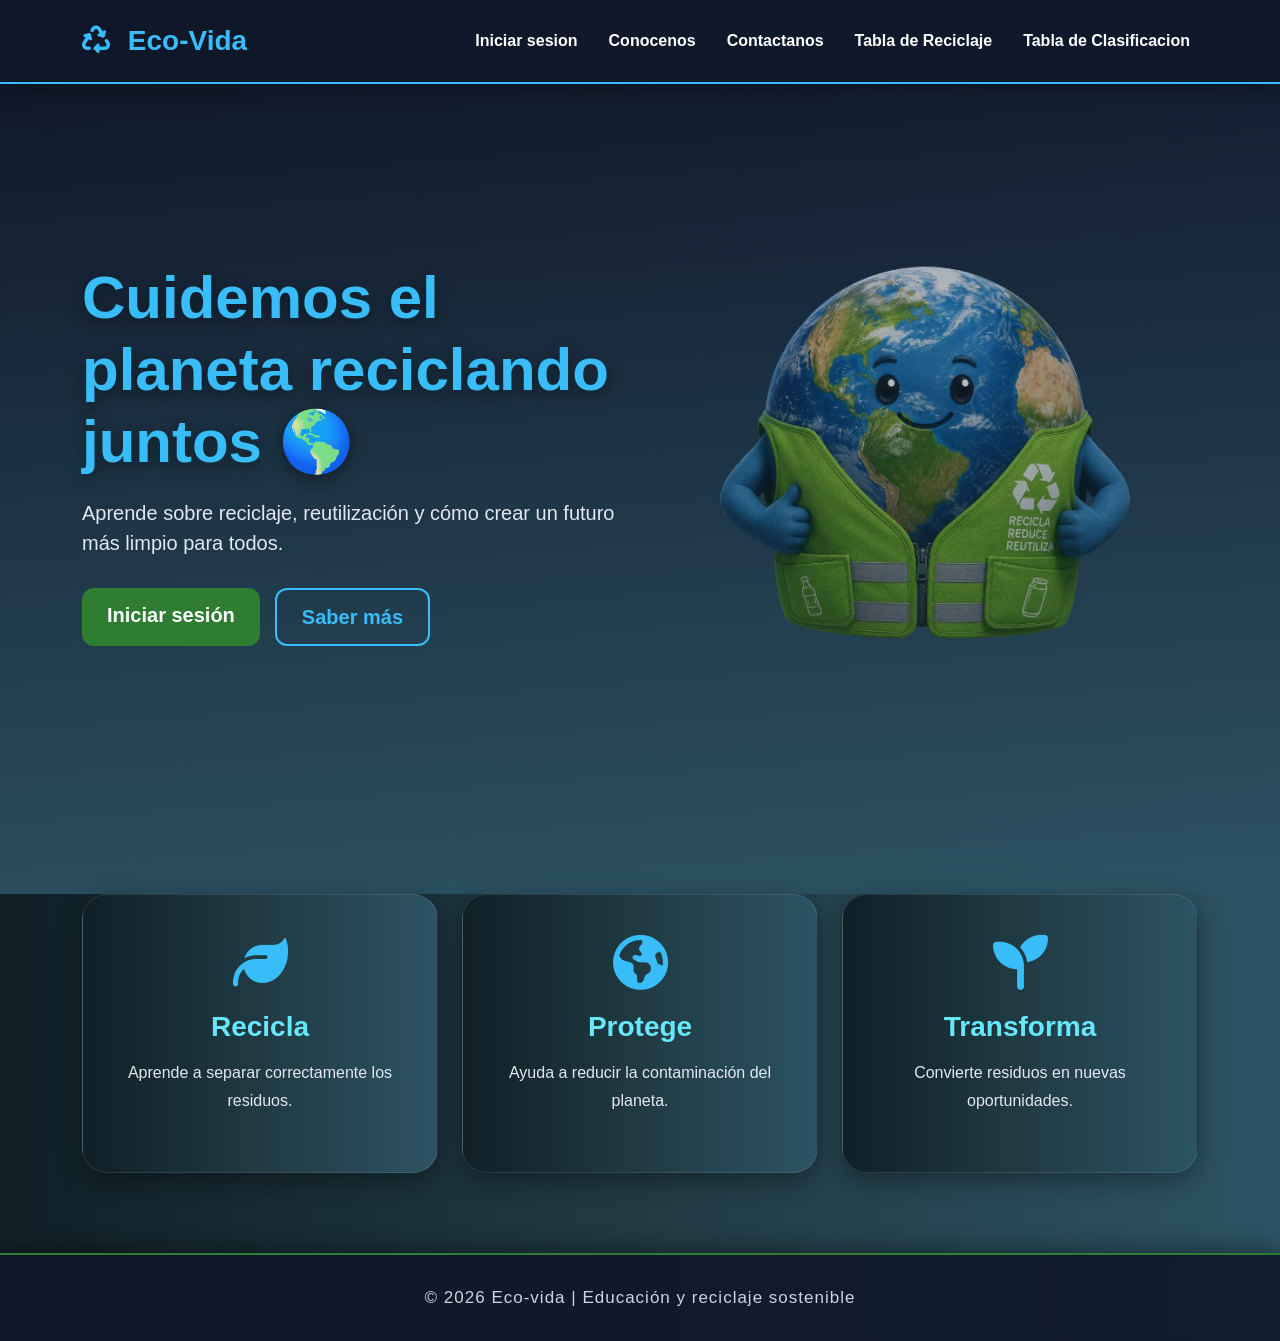
<file: index.html>
<!DOCTYPE html>
<html lang="es">

<head>
  <meta charset="UTF-8">
  <meta name="viewport" content="width=device-width, initial-scale=1.0">
  <title>Eco-vida</title>

  <link href="https://cdn.jsdelivr.net/npm/bootstrap@5.3.2/dist/css/bootstrap.min.css" rel="stylesheet">

  <link rel="stylesheet" href="https://cdnjs.cloudflare.com/ajax/libs/font-awesome/6.5.1/css/all.min.css">

  <link rel="stylesheet" href="./style/style.css">

</head>

<body>

  <nav class="navbar navbar-expand-lg navbar-dark custom-navbar">

    <div class="container">

      <a class="navbar-brand logo" href="./index.html">
        <i class="fa-solid fa-recycle"></i>
        Eco-Vida
      </a>

      <button class="navbar-toggler" type="button" data-bs-toggle="collapse" data-bs-target="#menu">

        <span class="navbar-toggler-icon"></span>

      </button id "iniciodesesion">

      <div class="collapse navbar-collapse" id="menu">

        <ul class="navbar-nav ms-auto">


          <li class="nav-item">
            <a class="nav-link" href="./paginas/iniciodesesion.html">
              Iniciar sesion
            </a>
          </li>

          <li class="nav-item">
            <a class="nav-link" href="./paginas/conocenos.html">
              Conocenos
            </a>
          </li>

          <li class="nav-item">
            <a class="nav-link" href="./paginas/contactos.html  ">
              Contactanos
            </a>
          </li>

          <li class="nav-item">
            <a class="nav-link" href="./paginas/tablatiposR.html ">
              Tabla de Reciclaje
            </a>
          </li>

          <li class="nav-item">
            <a class="nav-link" href="./paginas/tablaclasificacion.html">
              Tabla de Clasificacion
            </a>
          </li>

        </ul>

      </div>

    </div>

  </nav>

  <section class="hero">

    <div class="container">

      <div class="row align-items-center">

        <div class="col-lg-6">

          <h1>
            Cuidemos el planeta reciclando juntos 🌎
          </h1>

          <p>
            Aprende sobre reciclaje, reutilización y cómo crear un futuro más limpio para todos.
          </p>

          <div class="hero-buttons">

            <a href="./paginas/iniciodesesion.html" class="btn btn-success btn-lg">
              Iniciar sesión
            </a>

            <a href="./paginas/sabermas.html" class="btn btn-outline-light btn-lg">
              Saber más
            </a>

          </div>

        </div>

        <div class="col-lg-6 text-center">

          <img src="./Imagenes PIA/4tierra.png" class="hero-img" alt="Reciclaje">

        </div>

      </div>

    </div>

  </section>

  <section class="cards-section">

    <div class="container">

      <div class="row g-4">

        <div class="col-md-4">

          <div class="info-card">

            <i class="fa-solid fa-leaf"></i>
            <a href="./paginas/tablatiposR.html"></a>

            <h3>Recicla</h3>

            <p>
              Aprende a separar correctamente los residuos.
            </p>

          </div>

        </div>

        <div class="col-md-4">

          <div class="info-card">

            <i class="fa-solid fa-earth-americas"></i>

            <h3>Protege</h3>

            <p>
              Ayuda a reducir la contaminación del planeta.
            </p>

          </div>

        </div>

        <div class="col-md-4">

          <div class="info-card">

            <i class="fa-solid fa-seedling"></i>

            <h3>Transforma</h3>

            <p>
              Convierte residuos en nuevas oportunidades.
            </p>

          </div>

        </div>

      </div>

    </div>

  </section>

  <footer class="footer">

    <p>
      © 2026 Eco-vida | Educación y reciclaje sostenible
    </p>

  </footer>

</body>

</html>
</file>
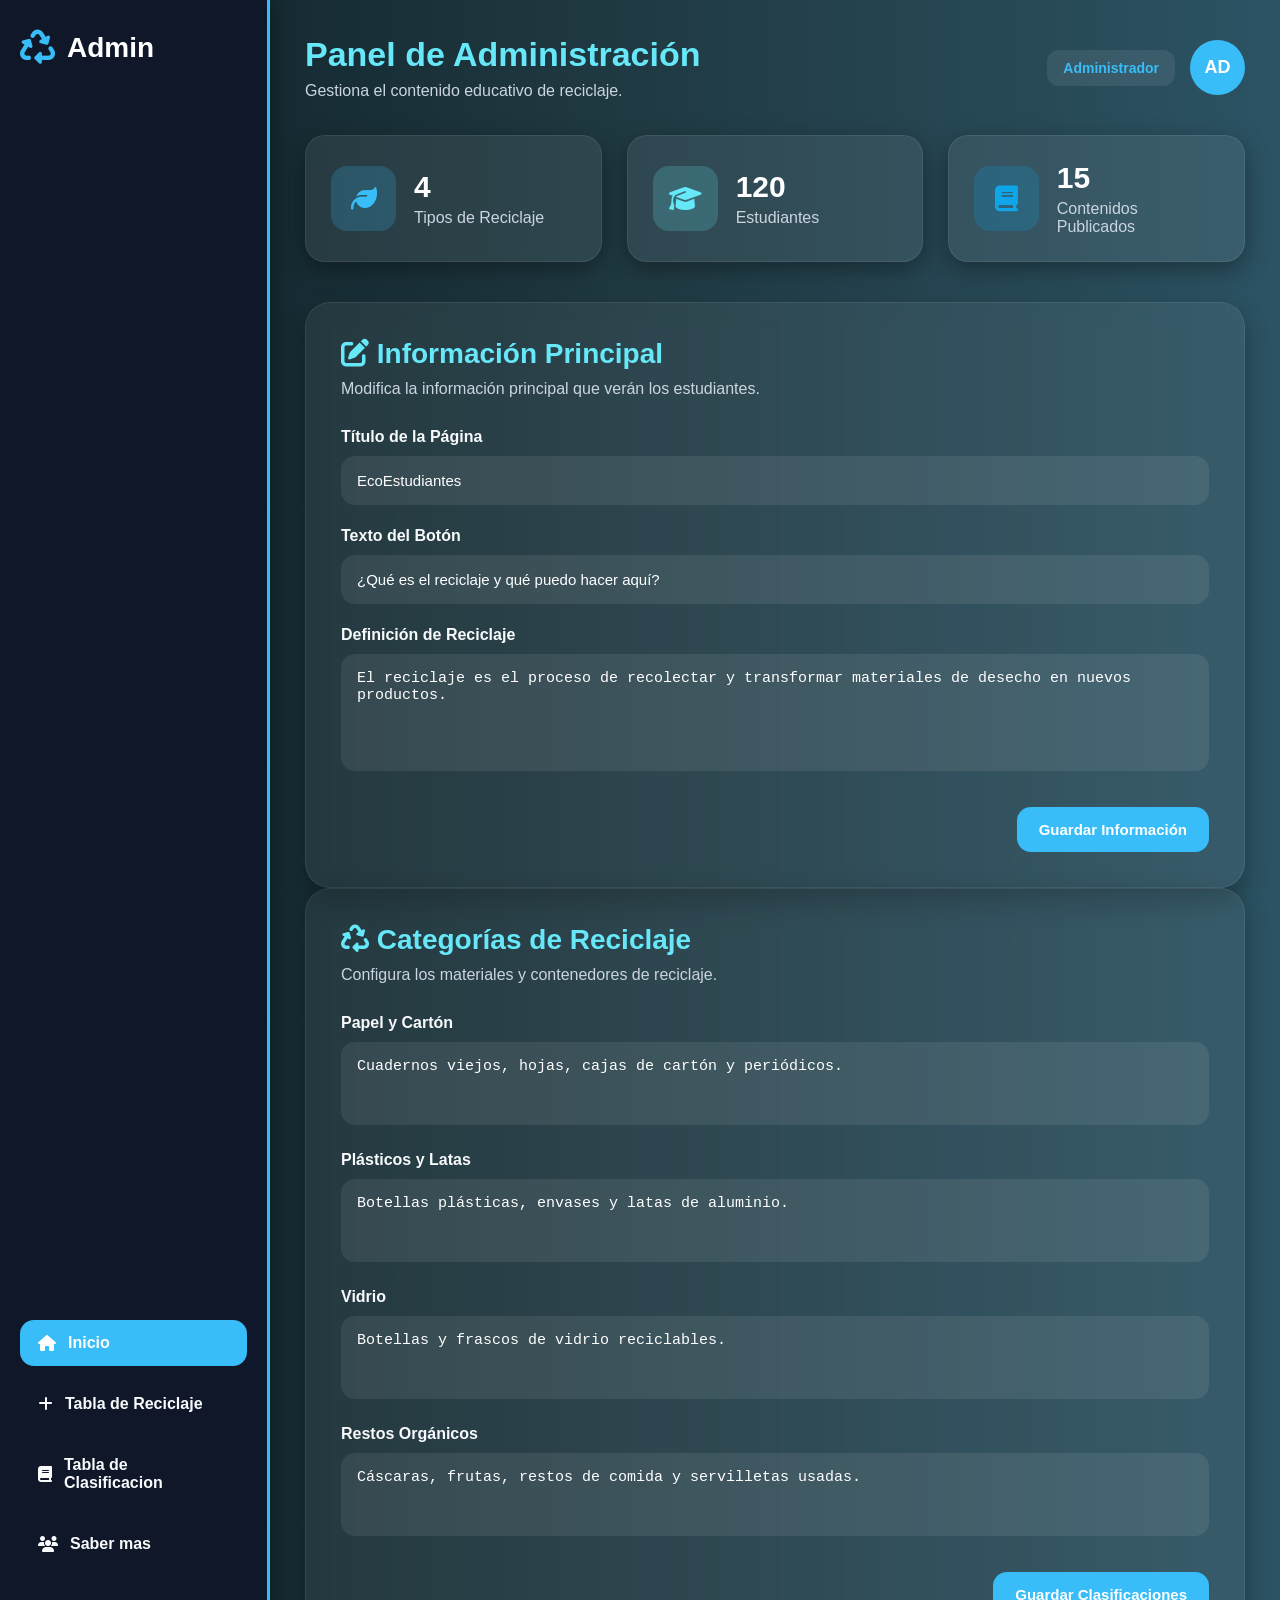
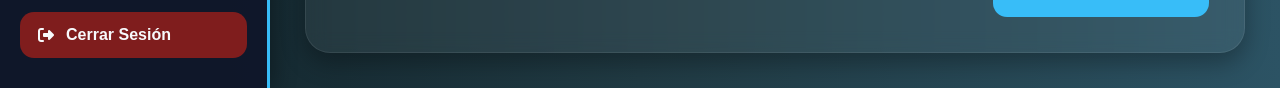
<file: paginas/administrador.html>
<!DOCTYPE html>
<html lang="es">

<head>
    <meta charset="UTF-8">
    <meta name="viewport" content="width=device-width, initial-scale=1.0">

    <title>Eco-Vida</title>

    <link rel="stylesheet" href="../style/Profe.css">

    <link rel="stylesheet" href="https://cdnjs.cloudflare.com/ajax/libs/font-awesome/6.4.0/css/all.min.css">
</head>

<body>

    <div class="dashboard-container">

        <aside class="sidebar">

            <div class="logo">
                <i class="fa-solid fa-recycle"></i>
                <h2>Admin</h2>
            </div>

             <nav class="nav-menu">

                <a href="../index.html" class="active">
                    <i class="fa-solid fa-house"></i>
                    Inicio
                </a>

                <a href="./tablatiposR.html">
                    <i class="fa-solid fa-plus"></i>
                    Tabla de Reciclaje
                </a>

                <a href="./tablaclasificacion.html">
                    <i class="fa-solid fa-book"></i>
                    Tabla de Clasificacion
                </a>

                <a href="./sabermas.html">
                    <i class="fa-solid fa-users"></i>
                    Saber mas
                </a>

                <a href="#" class="logout">
                    <i class="fa-solid fa-right-from-bracket"></i>
                    Cerrar Sesión
                </a>

            </nav>

        </aside>

        <main class="main-content">


            <header class="top-header">

                <div class="welcome-text">
                    <h1>Panel de Administración</h1>
                    <p>Gestiona el contenido educativo de reciclaje.</p>
                </div>

                <div class="user-profile">
                    <span class="role-badge">Administrador</span>
                    <div class="avatar">AD</div>
                </div>

            </header>

            <section class="stats-grid">

                <div class="stat-card">
                    <div class="stat-icon icon-green">
                        <i class="fa-solid fa-leaf"></i>
                    </div>

                    <div class="stat-info">
                        <h3>4</h3>
                        <p>Tipos de Reciclaje</p>
                    </div>
                </div>

                <div class="stat-card">
                    <div class="stat-icon icon-blue">
                        <i class="fa-solid fa-graduation-cap"></i>
                    </div>

                    <div class="stat-info">
                        <h3>120</h3>
                        <p>Estudiantes</p>
                    </div>
                </div>

                <div class="stat-card">
                    <div class="stat-icon icon-orange">
                        <i class="fa-solid fa-book"></i>
                    </div>

                    <div class="stat-info">
                        <h3>15</h3>
                        <p>Contenidos Publicados</p>
                    </div>
                </div>

            </section>

            <section id="seccion-general" class="form-container">

                <div class="form-header">
                    <h2>
                        <i class="fa-solid fa-pen-to-square"></i>
                        Información Principal
                    </h2>

                    <p>
                        Modifica la información principal que verán los estudiantes.
                    </p>
                </div>

                <form class="admin-form" onsubmit="event.preventDefault(); alert('¡Información actualizada!');">

                    <div class="form-group">
                        <label for="titulo-principal">
                            Título de la Página
                        </label>

                        <input type="text" id="titulo-principal" value="EcoEstudiantes">
                    </div>

                    <div class="form-group">
                        <label for="texto-boton">
                            Texto del Botón
                        </label>

                        <input type="text" id="texto-boton" value="¿Qué es el reciclaje y qué puedo hacer aquí?">
                    </div>

                    <div class="form-group">
                        <label for="definicion-reciclaje">
                            Definición de Reciclaje
                        </label>

                        <textarea id="definicion-reciclaje" rows="5">
El reciclaje es el proceso de recolectar y transformar materiales de desecho en nuevos productos.
                    </textarea>
                    </div>

                    <div class="form-actions">
                        <button type="submit" class="btn btn-primary">
                            Guardar Información
                        </button>
                    </div>

                </form>

            </section>

            <section id="gestion-clasificaciones" class="form-container">

                <div class="form-header">
                    <h2>
                        <i class="fa-solid fa-recycle"></i>
                        Categorías de Reciclaje
                    </h2>

                    <p>
                        Configura los materiales y contenedores de reciclaje.
                    </p>
                </div>

                <form class="admin-form" onsubmit="event.preventDefault(); alert('¡Clasificaciones actualizadas!');">

                    <div class="form-group">
                        <label>Papel y Cartón</label>

                        <textarea rows="3">
Cuadernos viejos, hojas, cajas de cartón y periódicos.
                    </textarea>
                    </div>

                    <div class="form-group">
                        <label>Plásticos y Latas</label>

                        <textarea rows="3">
Botellas plásticas, envases y latas de aluminio.
                    </textarea>
                    </div>

                    <div class="form-group">
                        <label>Vidrio</label>

                        <textarea rows="3">
Botellas y frascos de vidrio reciclables.
                    </textarea>
                    </div>


                    <div class="form-group">
                        <label>Restos Orgánicos</label>

                        <textarea rows="3">
Cáscaras, frutas, restos de comida y servilletas usadas.
                    </textarea>
                    </div>

                    <div class="form-actions">
                        <button type="submit" class="btn btn-primary">
                            Guardar Clasificaciones
                        </button>
                    </div>

                </form>

            </section>

        </main>

    </div>

</body>

</html>
</file>
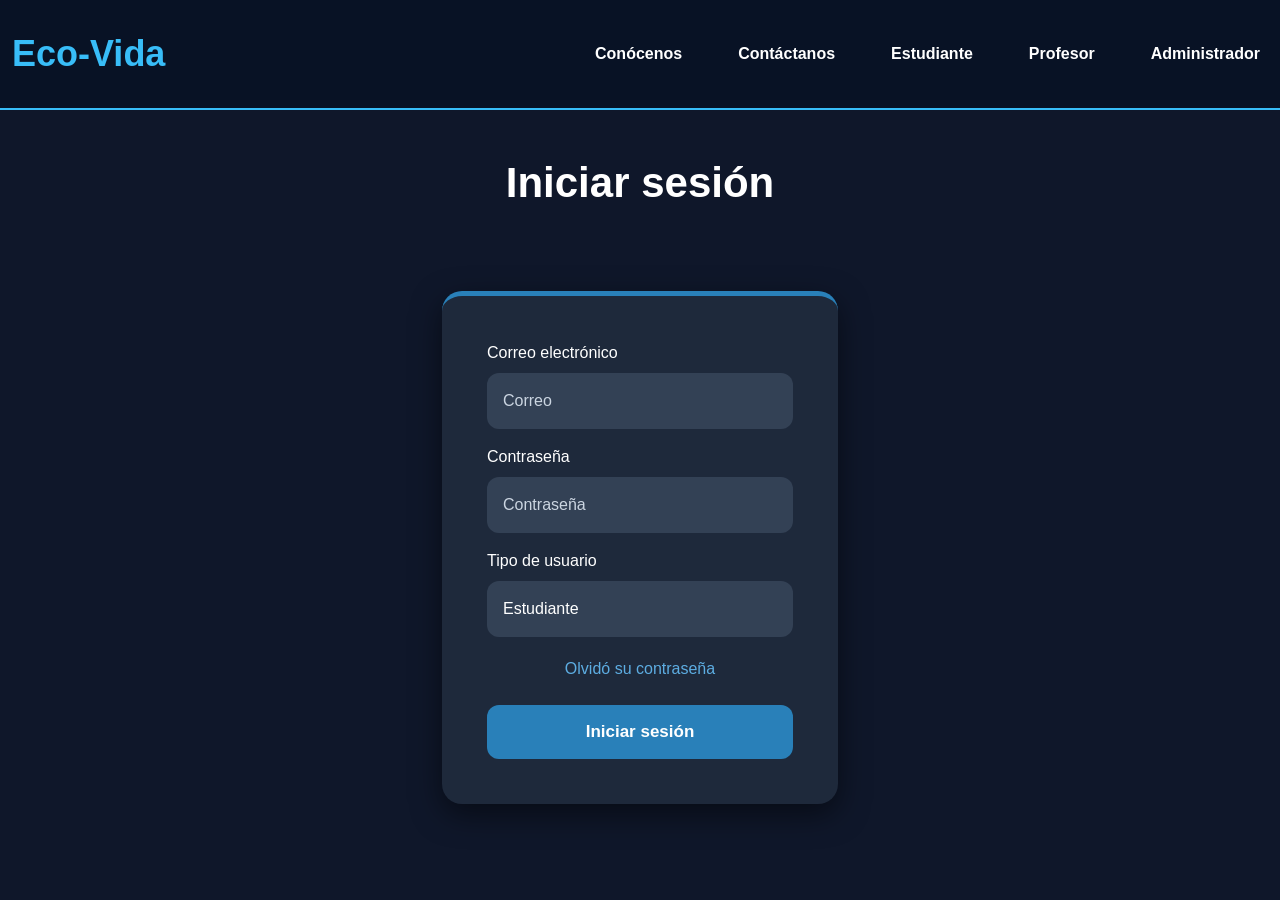
<file: paginas/conocenos.html>
<!DOCTYPE html>
<html lang="es">
<head>
  <meta charset="UTF-8">
  <meta name="viewport" content="width=device-width, initial-scale=1.0">
  <title>Eco-Vida</title>

  
  <link href="https://cdn.jsdelivr.net/npm/bootstrap@5.3.2/dist/css/bootstrap.min.css" rel="stylesheet">

<link rel="stylesheet" href="../style/conocenos.css">
</head>
<body>

  <nav class="navbar navbar-expand-lg">
    <div class="container">
      <a class="navbar-brand" href="../index.html">Eco-vida</a>

      <div>
        <a class="nav-link d-inline" href="./iniciodesesion.html">Iniciar sesion</a>
        <a class="nav-link d-inline" href="./contactos.html">Contactanos</a>
      </div>
    </div>
  </nav>

  
  <div class="container">
    <div class="titulo">
      <h1>Acerca de Nosotros</h1>
    </div>
  </div>

  
  <div class="descripcion">
    <h3>¿Por qué reciclar?</h3>

    <p>
      El reciclaje ayuda a reducir la contaminación, ahorrar energía y proteger los recursos naturales.
      En ECO-VIDA buscamos crear conciencia ambiental para construir un futuro más limpio y sostenible.
      Cada pequeño cambio puede generar un gran impacto en nuestro planeta.
    </p>
  </div>


  <div class="container equipo">
    <div class="row text-center g-4">

      <div class="col-md-3">
        <div class="card-reciclaje">
          <img src="../Imagenes PIA/WhatsApp Image 2026-05-12 at 4.19.24 PM.jpeg">
          <h5>juan jose</h5>
        </div>
      </div>

      <div class="col-md-3">
        <div class="card-reciclaje">
          <img src="../Imagenes PIA/WhatsApp Image 2026-05-12 at 4.44.47 PM.jpeg">
          <h5>Diego</h5>
        </div>
      </div>

      <div class="col-md-3">
        <div class="card-reciclaje">
          <img src="../Imagenes PIA/WhatsApp Image 2026-05-12 at 4.12.54 PM.jpeg">
          <h5>Jose David</h5>
        </div>
      </div>

      <div class="col-md-3">
        <div class="card-reciclaje">
          <img src="../Imagenes PIA/WhatsApp Image 2026-05-12 at 4.04.42 PM.jpeg">
          <h5>Paneso</h5>
        </div>
      </div>

    </div>
  </div>


  <footer>
    <p>© 2026 Eco-vida | Educación y reciclaje sostenible</p>
  </footer>
  <script src="../JS/conocenos.js"> </script>

  <script src="https://cdn.jsdelivr.net/npm/bootstrap@5.3.2/dist/js/bootstrap.bundle.min.js"></script>

</body>
</html>
</file>
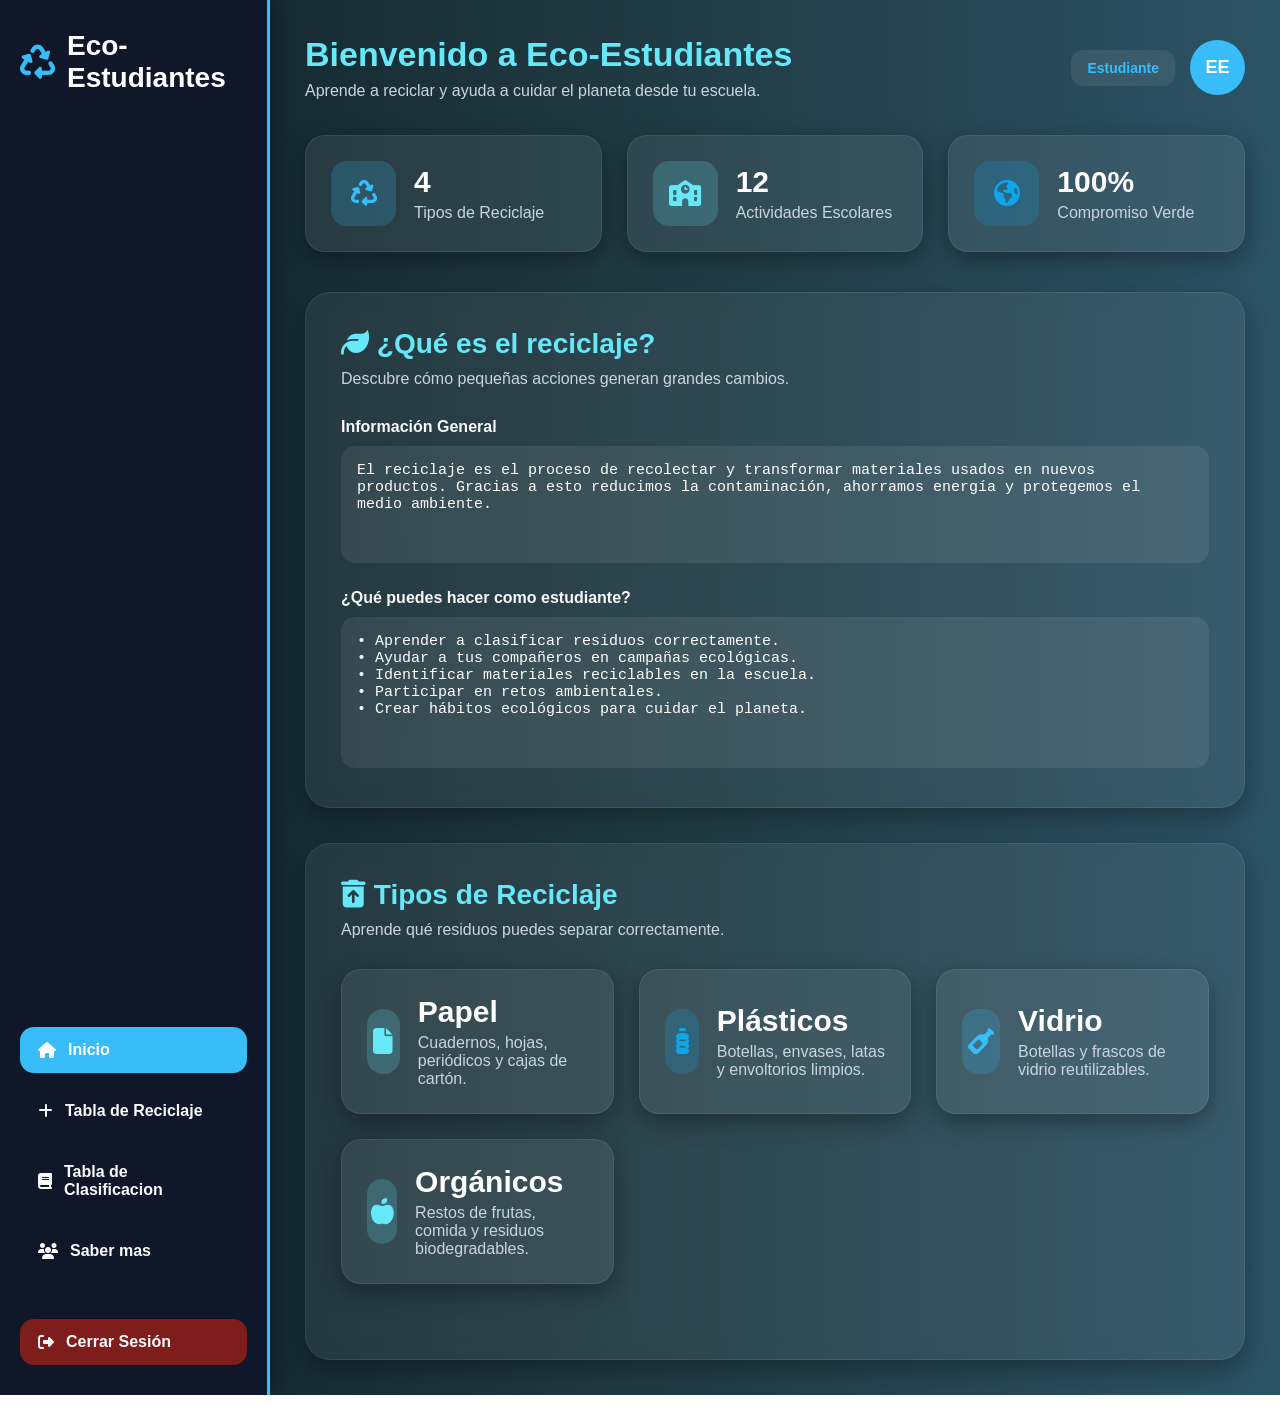
<file: paginas/estudiantes.html>
<!DOCTYPE html>
<html lang="es">

<head>
    <meta charset="UTF-8">
    <meta name="viewport" content="width=device-width, initial-scale=1.0">
    <title>Eco-Vida</title>

    <link rel="stylesheet" href="../style/Profe.css">

    <link rel="stylesheet" href="https://cdnjs.cloudflare.com/ajax/libs/font-awesome/6.4.0/css/all.min.css">
</head>

<body>

    <div class="dashboard-container">


        <aside class="sidebar">

            <div class="logo">
                <i class="fa-solid fa-recycle"></i>
                <h2>Eco-Estudiantes</h2>
            </div>

            <nav class="nav-menu">

                <a href="../index.html" class="active">
                    <i class="fa-solid fa-house"></i>
                    Inicio
                </a>

                <a href="./tablatiposR.html">
                    <i class="fa-solid fa-plus"></i>
                    Tabla de Reciclaje
                </a>

                <a href="./tablaclasificacion.html">
                    <i class="fa-solid fa-book"></i>
                    Tabla de Clasificacion
                </a>

                <a href="./sabermas.html">
                    <i class="fa-solid fa-users"></i>
                    Saber mas
                </a>

                <a href="#" class="logout">
                    <i class="fa-solid fa-right-from-bracket"></i>
                    Cerrar Sesión
                </a>

            </nav>

        </aside>


        <main class="main-content">


            <header class="top-header">

                <div class="welcome-text">
                    <h1>Bienvenido a Eco-Estudiantes</h1>

                    <p>
                        Aprende a reciclar y ayuda a cuidar el planeta desde tu escuela.
                    </p>
                </div>

                <div class="user-profile">
                    <span class="role-badge">
                        Estudiante
                    </span>

                    <div class="avatar">
                        EE
                    </div>
                </div>

            </header>

            <section class="stats-grid">

                <div class="stat-card">
                    <div class="stat-icon icon-green">
                        <i class="fa-solid fa-recycle"></i>
                    </div>

                    <div class="stat-info">
                        <h3>4</h3>
                        <p>Tipos de Reciclaje</p>
                    </div>
                </div>

                <div class="stat-card">
                    <div class="stat-icon icon-blue">
                        <i class="fa-solid fa-school"></i>
                    </div>

                    <div class="stat-info">
                        <h3>12</h3>
                        <p>Actividades Escolares</p>
                    </div>
                </div>

                <div class="stat-card">
                    <div class="stat-icon icon-orange">
                        <i class="fa-solid fa-earth-americas"></i>
                    </div>

                    <div class="stat-info">
                        <h3>100%</h3>
                        <p>Compromiso Verde</p>
                    </div>
                </div>

            </section>


            <section class="form-container">

                <div class="form-header">
                    <h2>
                        <i class="fa-solid fa-leaf"></i>
                        ¿Qué es el reciclaje?
                    </h2>

                    <p>
                        Descubre cómo pequeñas acciones generan grandes cambios.
                    </p>
                </div>

                <div class="admin-form">

                    <div class="form-group">
                        <label>
                            Información General
                        </label>

                        <textarea rows="5" readonly>
El reciclaje es el proceso de recolectar y transformar materiales usados en nuevos productos. Gracias a esto reducimos la contaminación, ahorramos energía y protegemos el medio ambiente.
                        </textarea>
                    </div>

                    <div class="form-group">
                        <label>
                            ¿Qué puedes hacer como estudiante?
                        </label>

                        <textarea rows="7" readonly>
• Aprender a clasificar residuos correctamente.
• Ayudar a tus compañeros en campañas ecológicas.
• Identificar materiales reciclables en la escuela.
• Participar en retos ambientales.
• Crear hábitos ecológicos para cuidar el planeta.
                        </textarea>
                    </div>

                </div>

            </section>


            <section class="form-container" style="margin-top: 35px;">

                <div class="form-header">
                    <h2>
                        <i class="fa-solid fa-trash-can-arrow-up"></i>
                        Tipos de Reciclaje
                    </h2>

                    <p>
                        Aprende qué residuos puedes separar correctamente.
                    </p>
                </div>

                <div class="stats-grid">

                    <div class="stat-card">
                        <div class="stat-icon icon-blue">
                            <i class="fa-solid fa-file"></i>
                        </div>

                        <div class="stat-info">
                            <h3>Papel</h3>
                            <p>
                                Cuadernos, hojas, periódicos y cajas de cartón.
                            </p>
                        </div>
                    </div>

                    <div class="stat-card">
                        <div class="stat-icon icon-orange">
                            <i class="fa-solid fa-bottle-water"></i>
                        </div>

                        <div class="stat-info">
                            <h3>Plásticos</h3>
                            <p>
                                Botellas, envases, latas y envoltorios limpios.
                            </p>
                        </div>
                    </div>

                    <div class="stat-card">
                        <div class="stat-icon icon-green">
                            <i class="fa-solid fa-wine-bottle"></i>
                        </div>

                        <div class="stat-info">
                            <h3>Vidrio</h3>
                            <p>
                                Botellas y frascos de vidrio reutilizables.
                            </p>
                        </div>
                    </div>

                    <div class="stat-card">
                        <div class="stat-icon icon-blue">
                            <i class="fa-solid fa-apple-whole"></i>
                        </div>

                        <div class="stat-info">
                            <h3>Orgánicos</h3>
                            <p>
                                Restos de frutas, comida y residuos biodegradables.
                            </p>
                        </div>
                    </div>

                </div>

            </section>

        </main>

    </div>

</body>

</html>
</file>
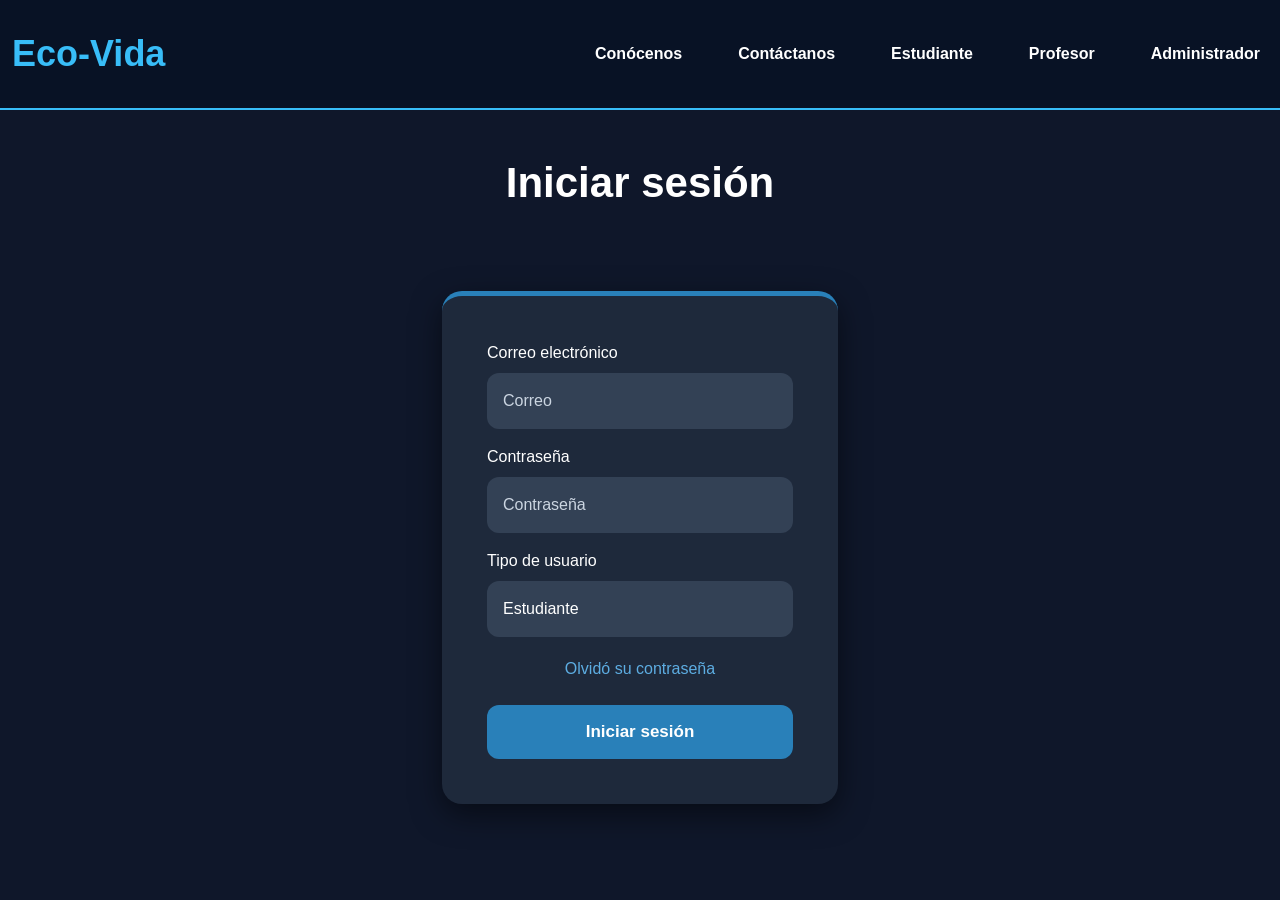
<file: paginas/iniciodesesion.html>
<!DOCTYPE html>
<html lang="es">

<head>
    <meta charset="UTF-8">
    <meta name="viewport" content="width=device-width, initial-scale=1.0">
    <title>Eco-Vida</title>


    <link href="https://cdn.jsdelivr.net/npm/bootstrap@5.3.2/dist/css/bootstrap.min.css" rel="stylesheet">

    <link rel="stylesheet" href="../style/iniciodesesion.css">
</head>

<body>


    <nav class="navbar navbar-expand-lg">
    <div class="container">

        <a class="navbar-brand" href="../index.html">
            Eco-Vida
        </a>

        <button class="navbar-toggler" type="button"
                data-bs-toggle="collapse"
                data-bs-target="#menu">
            <span class="navbar-toggler-icon"></span>
        </button>

        <div class="collapse navbar-collapse" id="menu">

            <ul class="navbar-nav ms-auto">


                <li class="nav-item">
                    <a class="nav-link" href="./conocenos.html">
                        Conócenos
                    </a>
                </li>

                <li class="nav-item">
                    <a class="nav-link" href="./contactos.html">
                        Contáctanos
                    </a>
                </li>

                <li class="nav-item">
                    <a class="nav-link" href="./estudiantes.html">
                        Estudiante
                    </a>
                </li>

                <li class="nav-item">
                    <a class="nav-link" href="./Profe.html">
                        Profesor
                    </a>
                </li>

                                <li class="nav-item">
                    <a class="nav-link" href="./administrador.html">
                        Administrador
                    </a>
                </li>

            </ul>

        </div>

    </div>
</nav>


    <header class="text-center mt-5">

        <h1 class="titulo">
            Iniciar sesión
        </h1>

    </header>


    <section class="container mt-5 login-section" style="max-width: 420px;">

        <div class="contenedor-login">

            <form id="iniciarsesion">

                <label class="form-label text-white">
                    Correo electrónico
                </label>

                <input type="email" class="form-control mb-3" placeholder="Correo" id="Correo" required>

                <label class="form-label text-white">
                    Contraseña
                </label>

                <input type="password" class="form-control mb-3" placeholder="Contraseña" id="password" required>

                <label class="form-label text-white">
                    Tipo de usuario
                </label>

                <select class="form-control mb-3" id="rol">

                    <option value="estudiante">
                        Estudiante
                    </option>

                    <option value="profesor">
                        Profesor
                    </option>

                    <option value="admin">
                        Administrador
                    </option>

                </select>

                <a href="./olvidosucontraseña.html" class="olvide">
                    Olvidó su contraseña
                </a>

                <button type="submit" class="btn boton-login w-100 mt-4">

                    Iniciar sesión

                </button>

            </form>

        </div>

    </section>


    <section class="container mt-5 d-none" id="panelAdmin">

        <div class="alert alert-success">

            <h2>
                Panel Administrador
            </h2>

            <p>
                Bienvenido administrador.
            </p>

            <button class="btn btn-danger" onclick="cerrarSesion()">
                Cerrar sesión
            </button>

        </div>

    </section>


    <section class="container mt-5 d-none" id="panelProfesor">

        <div class="alert alert-warning">

            <h2>
                Panel Profesor
            </h2>

            <p>
                Bienvenido profesor.
            </p>

            <button class="btn btn-danger" onclick="cerrarSesion()">
                Cerrar sesión
            </button>

        </div>

    </section>


    <section class="container mt-5 d-none" id="panelEstudiante">

        <div class="alert alert-primary">

            <h2>
                Panel Estudiante
            </h2>

            <p>
                Bienvenido estudiante.
            </p>

            <button class="btn btn-danger" onclick="cerrarSesion()">
                Cerrar sesión
            </button>

        </div>

    </section>


    <script src="../JS/logit.js"></script>

    <script src="https://cdn.jsdelivr.net/npm/bootstrap@5.3.2/dist/js/bootstrap.bundle.min.js"></script>

</body>

</html>
</file>
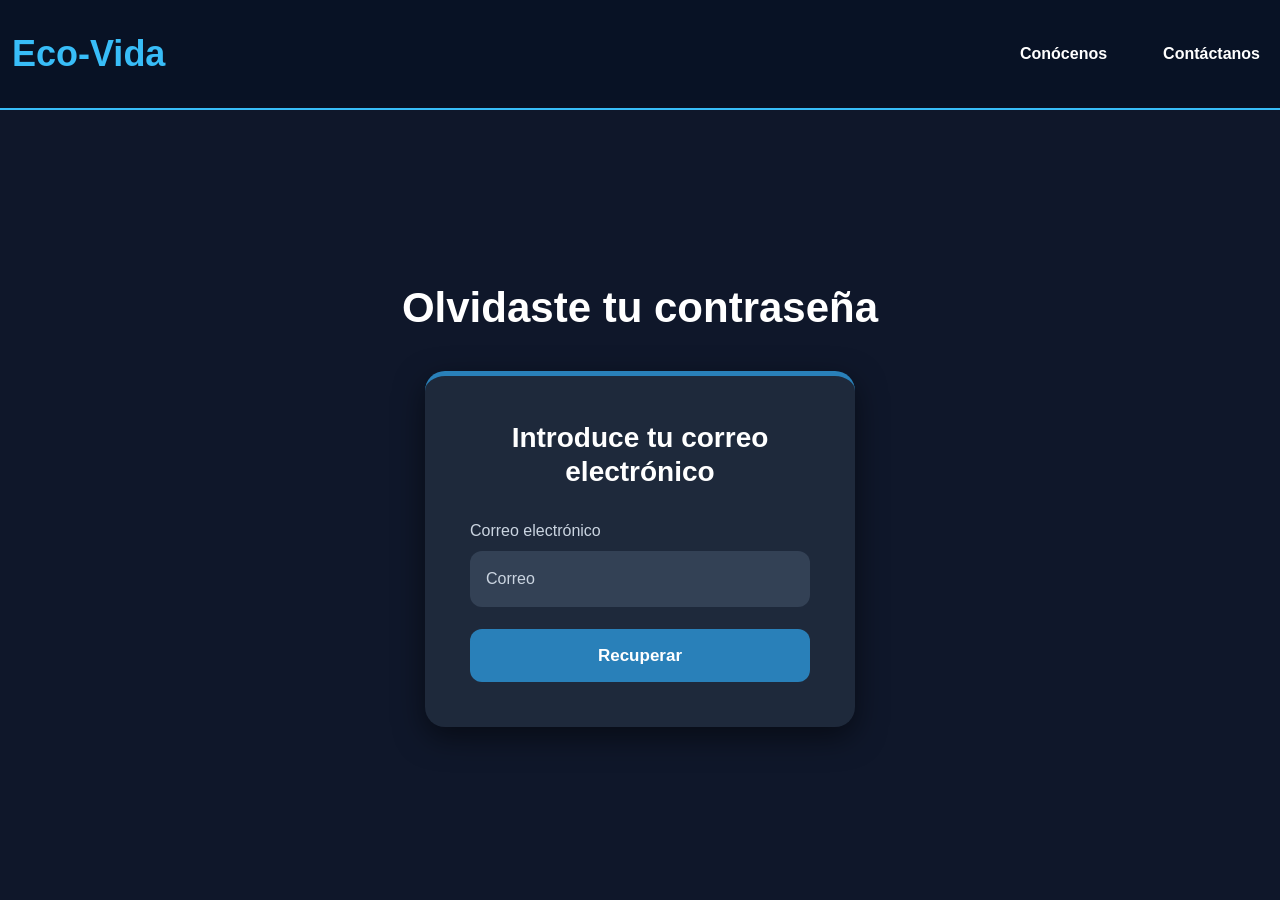
<file: paginas/olvidosucontraseña.html>
<!DOCTYPE html>
<html lang="es">
<head>
    <meta charset="UTF-8">
    <meta name="viewport" content="width=device-width, initial-scale=1.0">
    <link href="https://cdn.jsdelivr.net/npm/bootstrap@5.3.3/dist/css/bootstrap.min.css" rel="stylesheet">
 <link rel="stylesheet" href="../style/olvidosucontraseña.css">
    <title>Eco-Vida</title>
</head>
<body id="forma">

<nav class="navbar navbar-expand-lg">
    <div class="container">

        <a class="navbar-brand" href="../index.html">
            Eco-Vida
        </a>

        <button class="navbar-toggler" type="button"
                data-bs-toggle="collapse"
                data-bs-target="#navbarNav">

            <span class="navbar-toggler-icon"></span>

        </button>

        <div class="collapse navbar-collapse" id="navbarNav">

            <ul class="navbar-nav ms-auto">

                <li class="nav-item">
                    <a class="nav-link" href="./conocenos.html">
                        Conócenos
                    </a>
                </li>

                <li class="nav-item">
                    <a class="nav-link" href="./contactos.html">
                        Contáctanos
                    </a>
                </li>

            </ul>

        </div>

    </div>
</nav>

    <div class="main-container">
        <div class="titulo-destacado">
            <h1>Olvidaste tu contraseña</h1>
        </div>

        <form action="#" method="post">
            <section class="form-content">
                <h2>Introduce tu correo electrónico</h2>

                <div class="campo-formulario">
                    <label for="email">Correo electrónico</label>
                    <input type="email" id="email" name="email" class="form-control" placeholder="Correo" required>
                </div>

                <button type="submit" class="btn-recuperar">
                    Recuperar
                </button>
            </section>
        </form>
    </div>

    <script src="https://cdn.jsdelivr.net/npm/bootstrap@5.3.3/dist/js/bootstrap.bundle.min.js"></script>
</body>
</html>
</file>
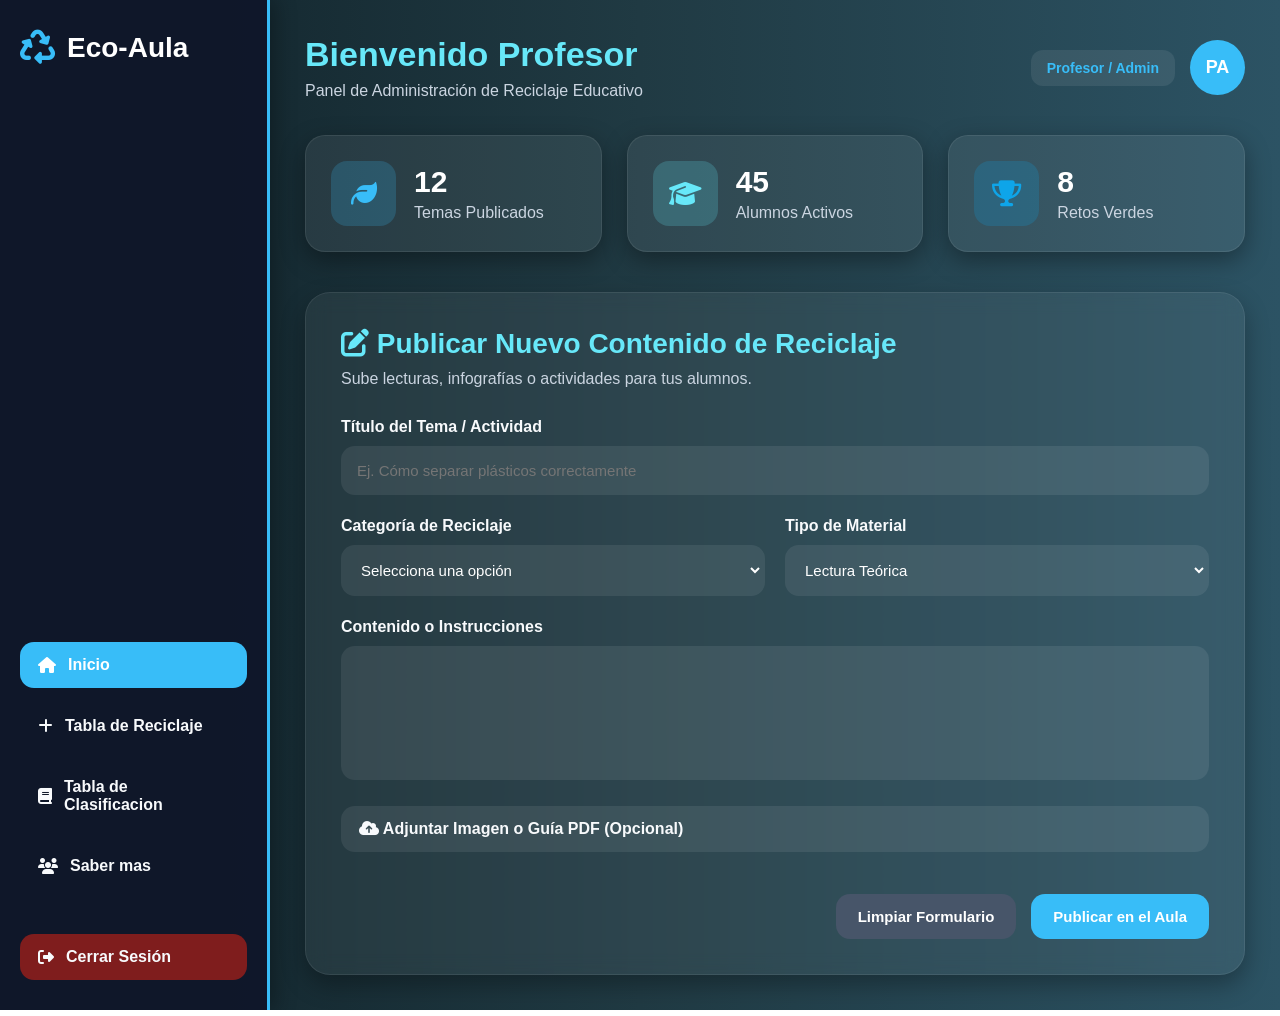
<file: paginas/Profe.html>
<!DOCTYPE html>
<html lang="es">

<head>
    <meta charset="UTF-8">
    <meta name="viewport" content="width=device-width, initial-scale=1.0">

    <title>Eco-Vida</title>


    <link rel="stylesheet" href="../style/Profe.css">

    <link rel="stylesheet" href="https://cdnjs.cloudflare.com/ajax/libs/font-awesome/6.4.0/css/all.min.css">
</head>

<body>

    <div class="dashboard-container">

        <aside class="sidebar">

            <div class="logo">
                <i class="fa-solid fa-recycle"></i>
                <h2>Eco-Aula</h2>
            </div>

            <nav class="nav-menu">

                <a href="../index.html" class="active">
                    <i class="fa-solid fa-house"></i>
                    Inicio
                </a>

                <a href="./tablatiposR.html">
                    <i class="fa-solid fa-plus"></i>
                    Tabla de Reciclaje
                </a>

                <a href="./tablaclasificacion.html">
                    <i class="fa-solid fa-book"></i>
                    Tabla de Clasificacion
                </a>

                <a href="./sabermas.html">
                    <i class="fa-solid fa-users"></i>
                    Saber mas
                </a>

                <a href="#" class="logout">
                    <i class="fa-solid fa-right-from-bracket"></i>
                    Cerrar Sesión
                </a>

            </nav>

        </aside>


        <main class="main-content">

            <header class="top-header">

                <div class="welcome-text">
                    <h1>Bienvenido Profesor</h1>
                    <p>Panel de Administración de Reciclaje Educativo</p>
                </div>

                <div class="user-profile">
                    <span class="role-badge">Profesor / Admin</span>
                    <div class="avatar">PA</div>
                </div>

            </header>


            <section class="stats-grid">

                <div class="stat-card">

                    <div class="stat-icon icon-green">
                        <i class="fa-solid fa-leaf"></i>
                    </div>

                    <div class="stat-info">
                        <h3>12</h3>
                        <p>Temas Publicados</p>
                    </div>

                </div>


                <div class="stat-card">

                    <div class="stat-icon icon-blue">
                        <i class="fa-solid fa-graduation-cap"></i>
                    </div>

                    <div class="stat-info">
                        <h3>45</h3>
                        <p>Alumnos Activos</p>
                    </div>

                </div>


                <div class="stat-card">

                    <div class="stat-icon icon-orange">
                        <i class="fa-solid fa-trophy"></i>
                    </div>

                    <div class="stat-info">
                        <h3>8</h3>
                        <p>Retos Verdes</p>
                    </div>

                </div>

            </section>


            <section class="form-container">

                <div class="form-header">
                    <h2>
                        <i class="fa-solid fa-pen-to-square"></i>
                        Publicar Nuevo Contenido de Reciclaje
                    </h2>

                    <p>
                        Sube lecturas, infografías o actividades para tus alumnos.
                    </p>
                </div>


                <form action="#" method="POST" class="admin-form">


                    <div class="form-group">

                        <label for="titulo">
                            Título del Tema / Actividad
                        </label>

                        <input type="text" id="titulo" name="titulo"
                            placeholder="Ej. Cómo separar plásticos correctamente" required>

                    </div>


                    <div class="form-row">


                        <div class="form-group">

                            <label for="categoria">
                                Categoría de Reciclaje
                            </label>

                            <select id="categoria" name="categoria" required>

                                <option value="" disabled selected>
                                    Selecciona una opción
                                </option>

                                <option value="plastico">
                                    Plásticos y Envases (Contenedor Amarillo)
                                </option>

                                <option value="papel">
                                    Papel y Cartón (Contenedor Azul)
                                </option>

                                <option value="vidrio">
                                    Vidrio (Contenedor Verde)
                                </option>

                                <option value="organico">
                                    Materia Orgánica
                                </option>

                                <option value="general">
                                    Cultura Ambiental / General
                                </option>

                            </select>

                        </div>


                        <div class="form-group">

                            <label for="tipo">
                                Tipo de Material
                            </label>

                            <select id="tipo" name="tipo" required>

                                <option value="lectura">
                                    Lectura Teórica
                                </option>

                                <option value="actividad">
                                    Actividad Práctica
                                </option>

                                <option value="reto">
                                    Reto Semanal
                                </option>

                                <option value="evaluacion">
                                    Cuestionario / Quiz
                                </option>

                            </select>

                        </div>

                    </div>


                    <div class="form-group">

                        <label for="descripcion">
                            Contenido o Instrucciones
                        </label>

                        <textarea id="descripcion" name="descripcion" rows="6"
                            placeholder="Escribe aquí toda la información detallada, los pasos del taller o las preguntas del reto..."
                            required>
                        </textarea>

                    </div>


                    <div class="form-group">

                        <label for="archivo" class="file-label">
                            <i class="fa-solid fa-cloud-arrow-up"></i>
                            Adjuntar Imagen o Guía PDF (Opcional)
                        </label>

                        <input type="file" id="archivo" name="archivo" accept="image/*,.pdf">

                    </div>


                    <div class="form-actions">

                        <button type="reset" class="btn btn-secondary">
                            Limpiar Formulario
                        </button>

                        <button type="submit" class="btn btn-primary">
                            Publicar en el Aula
                        </button>

                    </div>

                </form>

            </section>

        </main>

    </div>

</body>

</html>
</file>
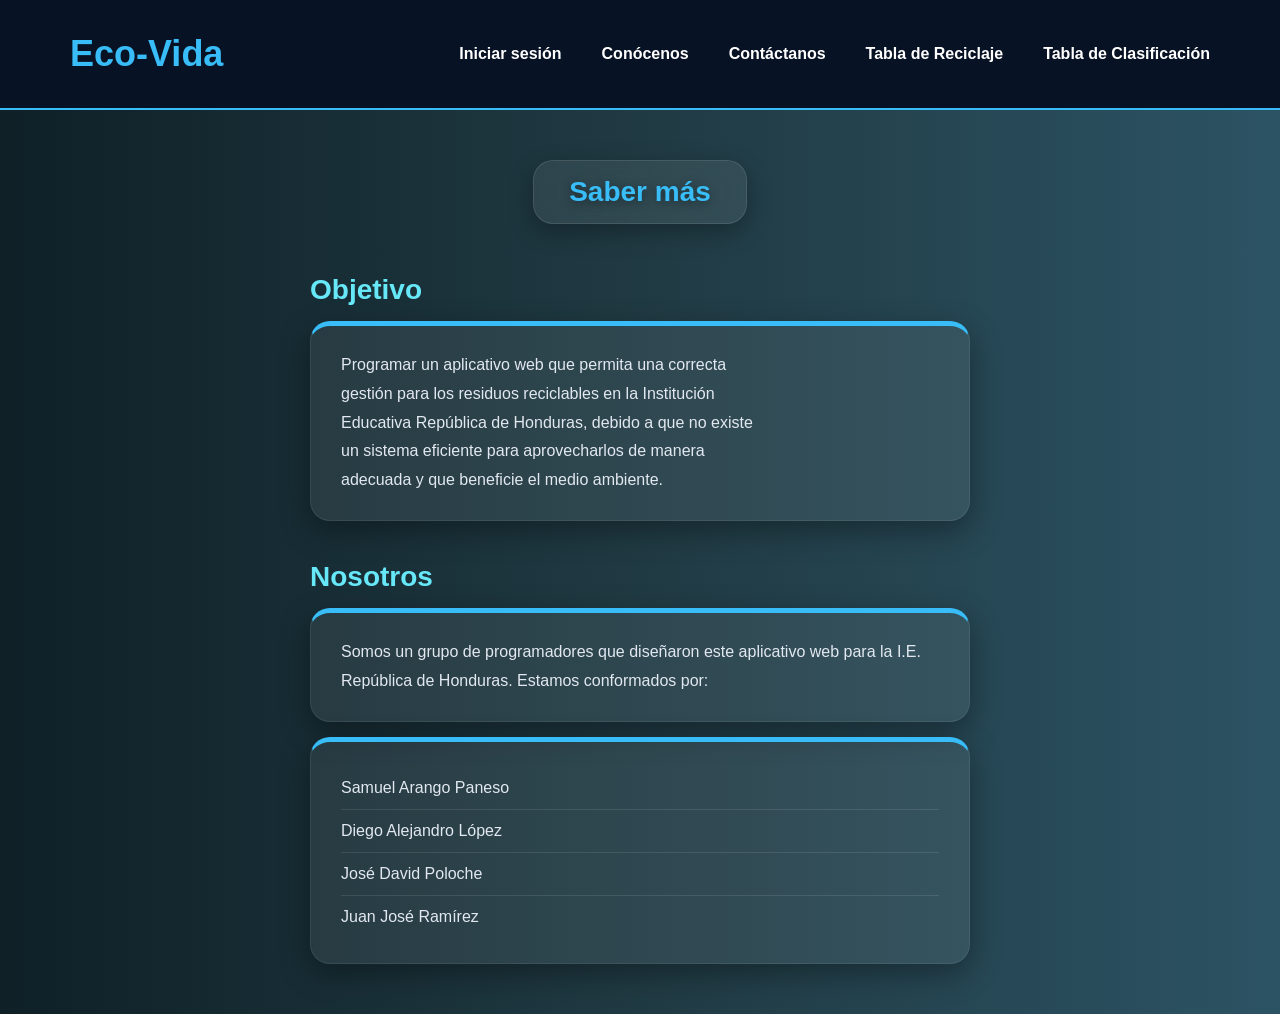
<file: paginas/sabermas.html>
<!DOCTYPE html>
<html lang="es">
<head>
    <meta charset="UTF-8">
    <meta name="viewport" content="width=device-width, initial-scale=1.0">
    <link rel="stylesheet" href="../style/sabermas.css" />
    <title>Eco-Vida</title>
</head>
<body>
 
<header class="navbar">

    <nav class="navbar-custom">

        <div class="logo">
            Eco-Vida
        </div>

        <div class="menu">
            <a href="iniciodesesion.html">Iniciar sesión</a>
            <a href="conocenos.html">Conócenos</a>
            <a href="contactos.html">Contáctanos</a>
            <a href="tablareciclaje.html">Tabla de Reciclaje</a>
            <a href="tablaclasificacion.html">Tabla de Clasificación</a>
        </div>

    </nav>

</header>

<div class="subtitulo">
  <h1>Saber más</h1>
</div>
 
  <main>
    <h2>Objetivo</h2>
    <p>
      Programar un aplicativo web que permita una correcta <br>
      gestión para los residuos reciclables en la Institución <br>
      Educativa República de Honduras, debido a que no existe <br>
      un sistema eficiente para aprovecharlos de manera <br>
      adecuada y que beneficie el medio ambiente.
    </p>
 
    <h2>Nosotros</h2>
    <p>
      Somos un grupo de programadores que diseñaron
      este aplicativo web para la I.E. República de Honduras.
      Estamos conformados por:
    </p>
    <ul>
      <li>Samuel Arango Paneso</li>
      <li>Diego Alejandro López</li>
      <li>José David Poloche</li>
      <li>Juan José Ramírez</li>
    </ul>
  </main>
 
</body>
</html>
</file>
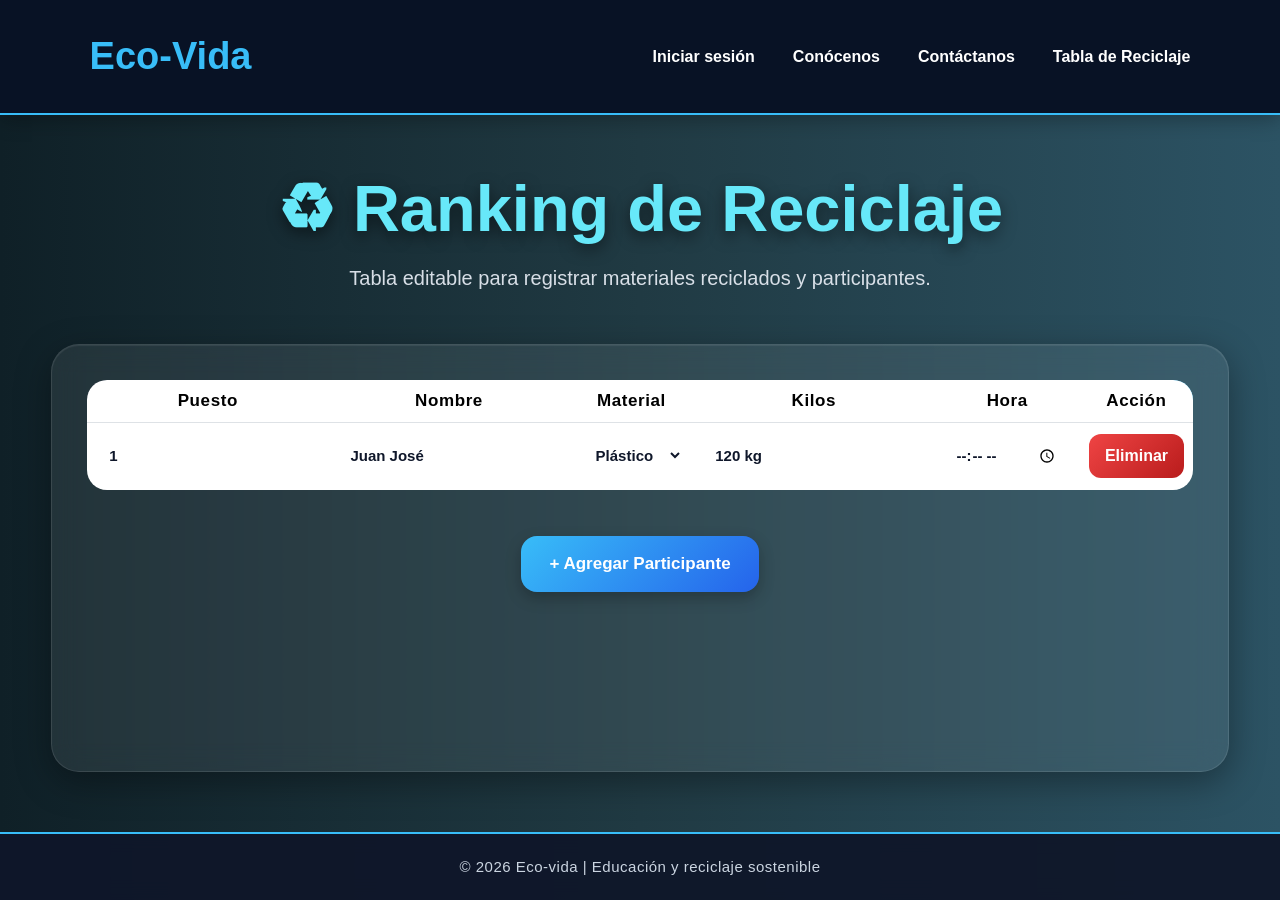
<file: paginas/tablaclasificacion.html>
<!DOCTYPE html>
<html lang="es">

<head>
  <meta charset="UTF-8">
  <meta name="viewport" content="width=device-width, initial-scale=1.0">

  <title>Eco-Vida</title>


  <link href="https://cdn.jsdelivr.net/npm/bootstrap@5.3.2/dist/css/bootstrap.min.css" rel="stylesheet">


  <link rel="stylesheet" href="../style/tablaclasificacion.css">
</head>

<body class="d-flex flex-column min-vh-100">


  <nav class="navbar-custom">

    <div class="logo">
      Eco-Vida
    </div>

    <div class="menu">
      <a href="./iniciodesesion.html">Iniciar sesión</a>
      <a href="./conocenos.html">Conócenos</a>
      <a href="./contactos.html">Contáctanos</a>
      <a href="./tablatiposR.html">Tabla de Reciclaje</a>
    </div>

  </nav>


  <div class="titulo">

    <h1>♻ Ranking de Reciclaje</h1>

    <p>
      Tabla editable para registrar materiales reciclados y participantes.
    </p>

  </div>


  <div class="tabla-container flex-fill">

    <table class="table align-middle">

      <thead>

        <tr>
          <th>Puesto</th>
          <th>Nombre</th>
          <th>Material</th>
          <th>Kilos</th>
          <th>Hora</th>
          <th>Acción</th>
        </tr>

      </thead>

      <tbody id="tabla-body">

        <tr>

          <td>
            <input type="text" value="1">
          </td>

          <td>
            <input type="text" value="Juan José">
          </td>

          <td>
            <select>
              <option>Plástico</option>
              <option>Papel</option>
              <option>Cartón</option>
            </select>
          </td>

          <td>
            <input type="text" value="120 kg">
          </td>

          <td>
            <input type="time">
          </td>

          <td>
            <button class="btn-eliminar" onclick="eliminarFila(this)">
              Eliminar
            </button>
          </td>

        </tr>

      </tbody>

    </table>


    <div class="text-center">

      <button class="btn-agregar" onclick="agregarFila()">
        + Agregar Participante
      </button>

    </div>

  </div>


  <div class="footer">

    © 2026 Eco-vida | Educación y reciclaje sostenible

  </div>


  <script>

    function agregarFila() {

      let tabla = document.getElementById("tabla-body");

      let nuevaFila = document.createElement("tr");

      nuevaFila.innerHTML = `

        <td>
          <input type="text" placeholder="#">
        </td>

        <td>
          <input type="text" placeholder="Nombre">
        </td>

        <td>
          <select>
            <option>Plástico</option>
            <option>Papel</option>
            <option>Cartón</option>
          </select>
        </td>

        <td>
          <input type="text" placeholder="0 kg">
        </td>

        <td>
          <input type="time">
        </td>

        <td>
          <button class="btn-eliminar" onclick="eliminarFila(this)">
            Eliminar
          </button>
        </td>

      `;

      tabla.appendChild(nuevaFila);
    }

    function eliminarFila(boton) {
      boton.parentElement.parentElement.remove();
    }

  </script>

</body>

</html>
</file>
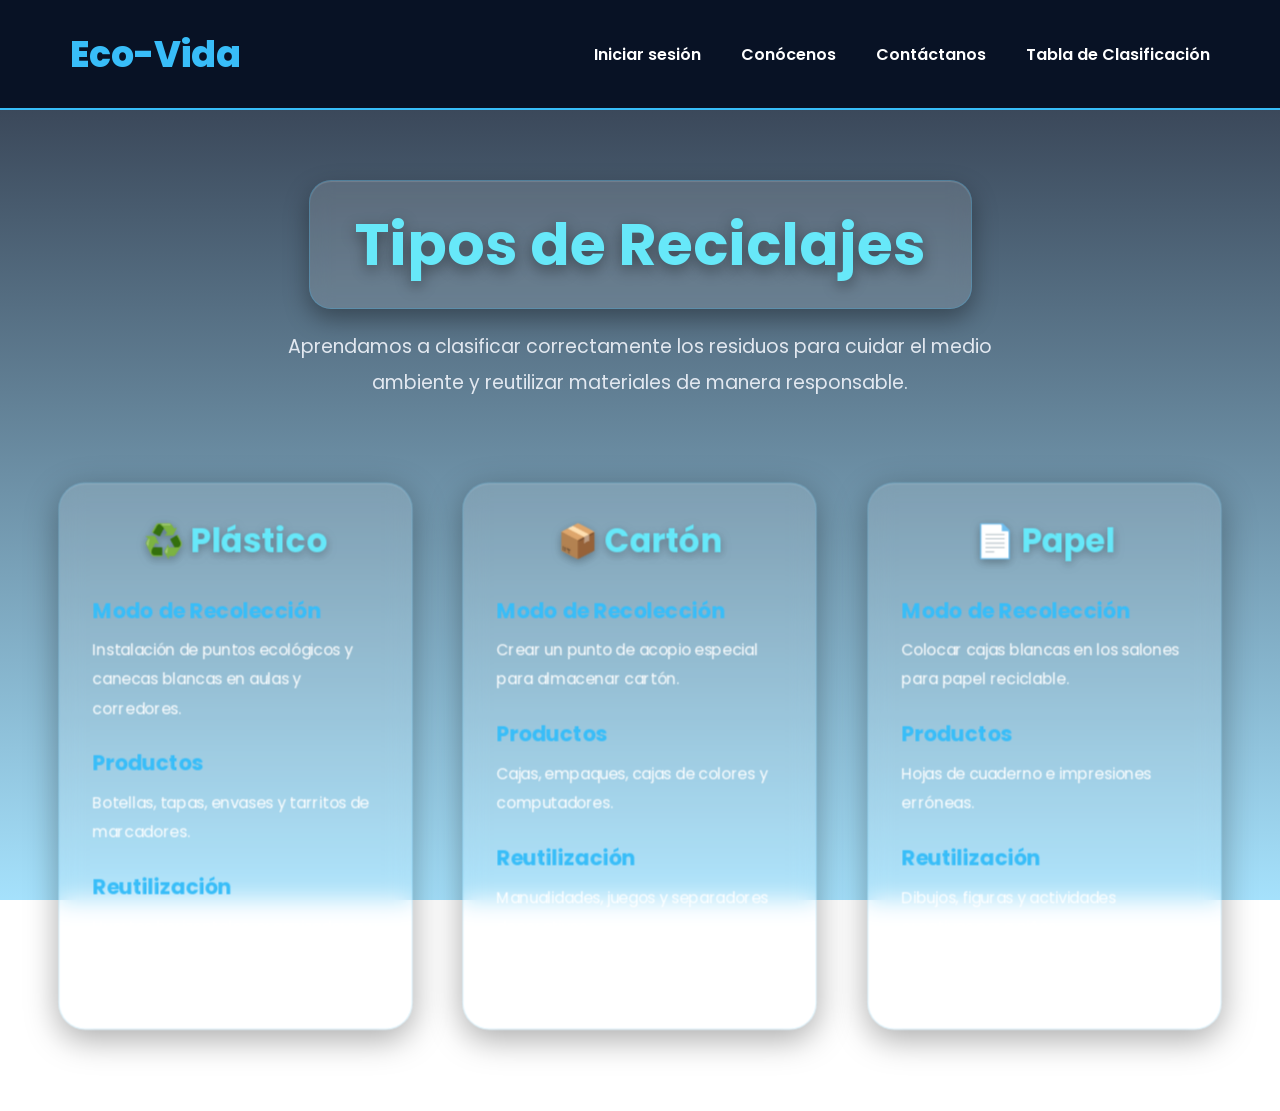
<file: paginas/tablatiposR.html>
<!DOCTYPE html>
<html lang="es">

<head>
  <meta charset="UTF-8">
  <meta name="viewport" content="width=device-width, initial-scale=1.0">

  <title>Eco-Vida</title>


  <link href="https://fonts.googleapis.com/css2?family=Poppins:wght@300;400;500;600;700&display=swap" rel="stylesheet">


  <link rel="stylesheet" href="../style/tablatiposR.css">

</head>

<body>


  <header class="navbar">

<nav class="navbar-custom">

    <div class="logo">
      Eco-Vida
    </div>

    <div class="menu">
        <a href="iniciodesesion.html">Iniciar sesión</a>
        <a href="conocenos.html">Conócenos</a>
        <a href="contactos.html">Contáctanos</a>
        <a href="tablaclasificacion.html">Tabla de Clasificación</a>
    </div>

</nav>

  </header>


  <main class="container">

    <section class="title-section">
      <h1>Tipos de Reciclajes</h1>
      <p>
        Aprendamos a clasificar correctamente los residuos para cuidar
        el medio ambiente y reutilizar materiales de manera responsable.
      </p>
    </section>

    <section class="cards-container">


      <div class="card">

        <h2>♻️ Plástico</h2>

        <div class="info">
          <h3>Modo de Recolección</h3>
          <p>
            Instalación de puntos ecológicos y canecas blancas
            en aulas y corredores.
          </p>
        </div>

        <div class="info">
          <h3>Productos</h3>
          <p>
            Botellas, tapas, envases y tarritos de marcadores.
          </p>
        </div>

        <div class="info">
          <h3>Reutilización</h3>
          <p>
            Huertos horizontales, organizadores y canecas creativas.
          </p>
        </div>

      </div>


      <div class="card">

        <h2>📦 Cartón</h2>

        <div class="info">
          <h3>Modo de Recolección</h3>
          <p>
            Crear un punto de acopio especial para almacenar cartón.
          </p>
        </div>

        <div class="info">
          <h3>Productos</h3>
          <p>
            Cajas, empaques, cajas de colores y computadores.
          </p>
        </div>

        <div class="info">
          <h3>Reutilización</h3>
          <p>
            Manualidades, juegos y separadores decorativos.
          </p>
        </div>

      </div>

      <div class="card">

        <h2>📄 Papel</h2>

        <div class="info">
          <h3>Modo de Recolección</h3>
          <p>
            Colocar cajas blancas en los salones para papel reciclable.
          </p>
        </div>

        <div class="info">
          <h3>Productos</h3>
          <p>
            Hojas de cuaderno e impresiones erróneas.
          </p>
        </div>

        <div class="info">
          <h3>Reutilización</h3>
          <p>
            Dibujos, figuras y actividades creativas para niños.
          </p>
        </div>

      </div>

    </section>

  </main>

</body>

</html>
</file>
<file: style/style.css>
* {
  margin: 0;
  padding: 0;
  box-sizing: border-box;
}

body {
  font-family: 'Segoe UI', sans-serif;
  background: linear-gradient(to right, #0f2027, #203a43, #2c5364);
  color: white;
  min-height: 100vh;
  overflow-x: hidden;
}

/* NAVBAR */
.custom-navbar {
  background: rgba(15, 23, 42, 0.95);
  padding: 15px 0;
  border-bottom: 2px solid #38bdf8;
  box-shadow: 0 4px 20px rgba(0, 0, 0, 0.35);
}

.logo {
  font-size: 28px;
  font-weight: bold;
  color: #38bdf8 !important;
  transition: 0.3s;
}

.logo:hover {
  color: #2e7d32 !important;
}

.logo i {
  margin-right: 10px;
}

.nav-link {
  color: white !important;
  margin-left: 15px;
  font-weight: 600;
  position: relative;
  transition: 0.3s;
}

.nav-link:hover {
  color: #38bdf8 !important;
}

.nav-link::after {
  content: "";
  position: absolute;
  left: 0;
  bottom: -5px;
  width: 0%;
  height: 2px;
  background: #2e7d32;
  transition: 0.3s;
}

.nav-link:hover::after {
  width: 100%;
}

/* HERO */
.hero {
  background:
    linear-gradient(
      rgba(15, 23, 42, 0.88),
      rgba(44, 83, 100, 0.88)
    ),
    url('https://images.unsplash.com/photo-1492496913980-501348b61469?q=80&w=1200');

  background-size: cover;
  background-position: center;
  min-height: 90vh;
  display: flex;
  align-items: center;
  color: white;
  padding: 50px 0 120px;
}

.hero h1 {
  font-size: 60px;
  font-weight: bold;
  margin-bottom: 20px;
  color: #38bdf8;
  text-shadow: 0 4px 15px rgba(0, 0, 0, 0.4);
}

.hero p {
  font-size: 20px;
  margin-bottom: 30px;
  color: #e2e8f0;
}

/* BOTONES */
.hero-buttons {
  display: flex;
  gap: 15px;
}

.btn-success {
  background: #2e7d32 !important;
  border: none !important;
  color: white !important;
  font-weight: bold;
  padding: 12px 25px;
  border-radius: 12px;
  transition: 0.3s;
}

.btn-success:hover {
  background: #43a047 !important;
  transform: translateY(-2px);
}

.btn-outline-light {
  border: 2px solid #38bdf8 !important;
  color: #38bdf8 !important;
  font-weight: bold;
  border-radius: 12px;
  padding: 12px 25px;
  transition: 0.3s;
}

.btn-outline-light:hover {
  background: #38bdf8 !important;
  color: white !important;
}

/* IMAGEN / CHALECO */
.hero-img {
  width: 80%;
  animation: float 3s ease-in-out infinite;
  opacity: 0.7;

  /* Hace que el elemento oscuro tenga un tono ecológico */
  
}

/* SECCIÓN DE TARJETAS */
.cards-section {
 
  margin-top: -80px;
  position: relative;
  z-index: 10;
  padding: 80px 0;
}

/* TARJETAS */
.info-card {
  background: linear-gradient(
    to right,
    #0f2027,
    #203a43,
    #2c5364
  );

  border: 1px solid rgba(255, 255, 255, 0.1);
  padding: 40px 25px;
  border-radius: 25px;
  text-align: center;

  box-shadow: 0 8px 25px rgba(0, 0, 0, 0.35);

  transition: 0.4s;
  height: 100%;
  overflow: hidden;
}

.info-card:hover {
  transform: translateY(-10px);
  border-color: #2e7d32;
  box-shadow: 0 10px 30px rgba(46, 125, 50, 0.3);
}

.info-card i {
  font-size: 55px;
  color: #38bdf8;
  margin-bottom: 20px;
  transition: 0.3s;
}

.info-card:hover i {
  transform: scale(1.1);
  color: #43a047;
}

.info-card h3 {
  color: #67e8f9;
  margin-bottom: 15px;
  font-size: 28px;
  font-weight: bold;
}

.info-card p {
  color: #e2e8f0;
  line-height: 1.8;
  font-size: 16px;
}

/* FOOTER */
.footer {
  width: 100%;
  padding: 30px 20px;

  background: rgba(15, 23, 42, 0.9);

  backdrop-filter: blur(10px);

  border-top: 2px solid #2e7d32;

  text-align: center;

  box-shadow: 0 -5px 20px rgba(0, 0, 0, 0.35);
}

.footer p {
  margin: 0;
  color: #cbd5e1;
  font-size: 17px;
  letter-spacing: 1px;
  font-weight: 500;
}

/* ANIMACIÓN */
@keyframes float {

  0% {
    transform: translateY(0);
  }

  50% {
    transform: translateY(-15px);
  }

  100% {
    transform: translateY(0);
  }

}

/* CELULAR */
@media (max-width: 768px) {

  .hero {
    text-align: center;
    padding-bottom: 140px;
  }

  .hero h1 {
    font-size: 40px;
  }

  .hero-buttons {
    justify-content: center;
    flex-wrap: wrap;
  }

  .hero-img {
    margin-top: 40px;
    width: 70%;
  }

  .cards-section {
    margin-top: -60px;
  }

}
</file>
<file: style/Profe.css>
* {
    margin: 0;
    padding: 0;
    box-sizing: border-box;
}

body {
    font-family: 'Poppins', sans-serif;
    background: linear-gradient(to right, #0f2027, #203a43, #2c5364);
    color: white;
    min-height: 100vh;
}

.dashboard-container {
    display: flex;
    min-height: 100vh;
}

.sidebar {
    width: 270px;
    background: rgba(15, 23, 42, 0.95);
    padding: 30px 20px;
    display: flex;
    flex-direction: column;
    justify-content: space-between;
    border-right: 3px solid #38bdf8;
    box-shadow: 5px 0 20px rgba(0, 0, 0, 0.3);
}

.logo {
    display: flex;
    align-items: center;
    gap: 12px;
    margin-bottom: 50px;
}

.logo i {
    font-size: 35px;
    color: #38bdf8;
}

.logo h2 {
    font-size: 28px;
    font-weight: bold;
}

.nav-menu {
    display: flex;
    flex-direction: column;
    gap: 15px;
}

.nav-menu a {
    text-decoration: none;
    color: #f8fafc;
    padding: 14px 18px;
    border-radius: 14px;
    font-size: 16px;
    font-weight: 600;
    transition: 0.3s;
    display: flex;
    align-items: center;
    gap: 12px;
}

.nav-menu a:hover {
    background: rgba(255, 255, 255, 0.08);
    color: #38bdf8;
    transform: translateX(5px);
}

.nav-menu .active {
    background: #38bdf8;
    color: white;
}

.logout {
    margin-top: 30px;
    background: #7f1d1d;
}

.logout:hover {
    background: #991b1b !important;
    color: white !important;
}

.main-content {
    flex: 1;
    padding: 35px;
}

.top-header {
    display: flex;
    justify-content: space-between;
    align-items: center;
    margin-bottom: 35px;
}

.welcome-text h1 {
    font-size: 34px;
    margin-bottom: 8px;
    color: #67e8f9;
}

.welcome-text p {
    color: #cbd5e1;
    font-size: 16px;
}

.user-profile {
    display: flex;
    align-items: center;
    gap: 15px;
}

.role-badge {
    background: rgba(255, 255, 255, 0.08);
    padding: 10px 16px;
    border-radius: 12px;
    font-size: 14px;
    color: #38bdf8;
    font-weight: bold;
}

.avatar {
    width: 55px;
    height: 55px;
    border-radius: 50%;
    background: #38bdf8;
    display: flex;
    align-items: center;
    justify-content: center;
    font-weight: bold;
    font-size: 18px;
}

.stats-grid {
    display: grid;
    grid-template-columns: repeat(auto-fit, minmax(220px, 1fr));
    gap: 25px;
    margin-bottom: 40px;
}

.stat-card {
    background: rgba(255, 255, 255, 0.07);
    padding: 25px;
    border-radius: 20px;
    display: flex;
    align-items: center;
    gap: 18px;
    transition: 0.3s;
    border: 1px solid rgba(255, 255, 255, 0.08);
    box-shadow: 0 8px 25px rgba(0, 0, 0, 0.35);
}

.stat-card:hover {
    transform: translateY(-5px);
    box-shadow: 0 10px 20px rgba(0, 0, 0, 0.3);
}

.stat-icon {
    width: 65px;
    height: 65px;
    border-radius: 16px;
    display: flex;
    align-items: center;
    justify-content: center;
    font-size: 26px;
}

.icon-green {
    background: rgba(56, 189, 248, 0.2);
    color: #38bdf8;
}

.icon-blue {
    background: rgba(103, 232, 249, 0.2);
    color: #67e8f9;
}

.icon-orange {
    background: rgba(14, 165, 233, 0.2);
    color: #0ea5e9;
}

.stat-info h3 {
    font-size: 30px;
    margin-bottom: 5px;
}

.stat-info p {
    color: #cbd5e1;
}

.form-container {
    background: rgba(255, 255, 255, 0.06);
    padding: 35px;
    border-radius: 25px;
    border: 1px solid rgba(255, 255, 255, 0.08);
    box-shadow: 0 10px 25px rgba(0, 0, 0, 0.3);
    backdrop-filter: blur(10px);
}

.form-header {
    margin-bottom: 30px;
}

.form-header h2 {
    font-size: 28px;
    margin-bottom: 10px;
    color: #67e8f9;
}

.form-header p {
    color: #cbd5e1;
}

.admin-form {
    display: flex;
    flex-direction: column;
    gap: 22px;
}

.form-row {
    display: grid;
    grid-template-columns: repeat(auto-fit, minmax(250px, 1fr));
    gap: 20px;
}

.form-group label {
    display: block;
    margin-bottom: 10px;
    font-weight: 600;
    color: #f8fafc;
}

input,
select,
textarea {
    width: 100%;
    padding: 14px;
    border: 2px solid transparent;
    border-radius: 14px;
    background: rgba(255, 255, 255, 0.08);
    color: white;
    font-size: 15px;
    transition: 0.3s;
}

input:focus,
select:focus,
textarea:focus {
    outline: none;
    border-color: #38bdf8;
    background: rgba(255, 255, 255, 0.12);
    box-shadow: 0 0 10px rgba(56, 189, 248, 0.4);
}

textarea {
    resize: none;
}

.file-label {
    display: inline-block;
    background: rgba(255, 255, 255, 0.08);
    padding: 14px 18px;
    border-radius: 14px;
    cursor: pointer;
    transition: 0.3s;
}

.file-label:hover {
    background: rgba(255, 255, 255, 0.12);
}

input[type="file"] {
    display: none;
}

.form-actions {
    display: flex;
    justify-content: flex-end;
    gap: 15px;
    margin-top: 10px;
}

.btn {
    border: none;
    padding: 14px 22px;
    border-radius: 14px;
    font-size: 15px;
    font-weight: bold;
    cursor: pointer;
    transition: 0.3s;
}

.btn-primary {
    background: #38bdf8;
    color: white;
}

.btn-primary:hover {
    background: #0ea5e9;
    transform: translateY(-2px);
}

.btn-secondary {
    background: #475569;
    color: white;
}

.btn-secondary:hover {
    background: #64748b;
}

@media(max-width: 900px) {

    .dashboard-container {
        flex-direction: column;
    }

    .sidebar {
        width: 100%;
    }

    .top-header {
        flex-direction: column;
        gap: 20px;
        align-items: flex-start;
    }

}

@media(max-width: 600px) {

    .main-content {
        padding: 20px;
    }

    .form-container {
        padding: 25px;
    }

    .welcome-text h1 {
        font-size: 26px;
    }

}
</file>
<file: style/conocenos.css>
*{
  margin: 0;
  padding: 0;
  box-sizing: border-box;
}

body{
  font-family: 'Segoe UI', sans-serif;

  background:
  linear-gradient(to right, #0f2027, #203a43, #2c5364);

  color: white;

  min-height: 100vh;
}



.navbar{
  background: rgba(15, 23, 42, 0.95);

  padding: 18px 35px;

  border-bottom: 2px solid #38bdf8;

  box-shadow: 0 4px 20px rgba(0,0,0,0.35);
}



.navbar-brand{
  color: #38bdf8 !important;

  font-weight: bold;

  font-size: 30px;

  letter-spacing: 1px;

  transition: 0.3s;
}

.navbar-brand:hover{
  color: white !important;
}



.nav-link{
  color: white !important;

  font-weight: 600;

  margin-left: 18px;

  transition: 0.3s;

  position: relative;
}

.nav-link:hover{
  color: #38bdf8 !important;
}



.nav-link::after{
  content: "";

  position: absolute;

  left: 0;

  bottom: -5px;

  width: 0%;

  height: 2px;

  background: #38bdf8;

  transition: 0.3s;
}

.nav-link:hover::after{
  width: 100%;
}



.titulo{
  width: 90%;

  max-width: 900px;

  margin: 50px auto 30px;

  text-align: center;

  padding: 35px;

  border-radius: 25px;

  background: rgba(255,255,255,0.08);

  backdrop-filter: blur(10px);

  border: 1px solid rgba(255,255,255,0.1);

  box-shadow: 0 10px 30px rgba(0,0,0,0.35);
}

.titulo h1{
  font-size: 55px;

  font-weight: bold;

  color: #38bdf8;

  margin-bottom: 10px;

  text-shadow: 0 4px 15px rgba(0,0,0,0.4);
}



.descripcion{
  width: 90%;

  max-width: 950px;

  margin: auto;

  text-align: center;

  padding: 40px;

  border-radius: 25px;

  background: rgba(255,255,255,0.06);

  border: 1px solid rgba(255,255,255,0.08);

  line-height: 2;

  box-shadow: 0 8px 20px rgba(0,0,0,0.3);
}

.descripcion h3{
  font-size: 34px;

  color: #67e8f9;

  margin-bottom: 20px;
}

.descripcion p{
  font-size: 17px;

  color: #e2e8f0;
}



.equipo{
  margin-top: 80px;

  margin-bottom: 60px;
}


.card-reciclaje{
  background: rgba(255,255,255,0.07);

  border-radius: 30px;

  padding: 30px;

  text-align: center;

  height: 100%;

  transition: 0.4s;

  border: 1px solid rgba(255,255,255,0.08);

  overflow: hidden;

  box-shadow: 0 8px 25px rgba(0,0,0,0.35);
}

.card-reciclaje:hover{
  transform: translateY(-10px);

  background: rgba(255,255,255,0.12);
}



.card-reciclaje img{
  width: 210px;

  height: 210px;

  object-fit: cover;

  border-radius: 50%;

  border: 5px solid #38bdf8;

  margin-bottom: 20px;

  transition: 0.4s;
}

.card-reciclaje:hover img{
  transform: scale(1.08) rotate(2deg);
}



.card-reciclaje h5{
  font-size: 28px;

  color: #67e8f9;

  margin-bottom: 12px;

  font-weight: bold;
}



.card-reciclaje p{
  font-size: 16px;

  color: #e2e8f0;

  line-height: 1.8;
}



footer{
  background: rgba(15, 23, 42, 0.95);

  text-align: center;

  padding: 25px;

  margin-top: 60px;

  border-top: 2px solid #38bdf8;

  color: #cbd5e1;

  box-shadow: 0 -4px 15px rgba(0,0,0,0.3);
}


@media(max-width: 768px){

  .titulo h1{
    font-size: 40px;
  }

  .descripcion{
    padding: 25px;
  }

  .descripcion h3{
    font-size: 28px;
  }

  .card-reciclaje img{
    width: 170px;
    height: 170px;
  }

}
</file>
<file: style/iniciodesesion.css>
*{
    margin: 0;
    padding: 0;
    box-sizing: border-box;
}

body{
    min-height: 100vh;
    font-family: 'Segoe UI', sans-serif;
    background: #0f172a;
    display: flex;
    flex-direction: column;
}

.navbar{
    background: #081225 !important;
    border-bottom: 2px solid #38bdf8;
    min-height: 110px;
}

.navbar .container{
    max-width: 1400px;
}

.navbar-brand{
    color: #38bdf8 !important;
    font-size: 36px;
    font-weight: 800;
    text-decoration: none;
}

.navbar-brand:hover{
    color: #38bdf8 !important;
}

.navbar-nav{
    gap: 40px;
}

.nav-link{
    color: white !important;
    font-size: 16px;
    font-weight: 600;
    transition: 0.3s;
}

.nav-link:hover{
    color: #38bdf8 !important;
}

.navbar-toggler{
    border: 1px solid #38bdf8;
}

.navbar-toggler:focus{
    box-shadow: none;
}


.login-area{
    flex: 1;
    display: flex;
    justify-content: center;
    align-items: center;
    padding: 40px 20px;
}

.contenedor-login{
    width: 100%;
    max-width: 420px;
    background: #1e293b;
    padding: 45px;
    border-radius: 20px;
    border-top: 5px solid #2980b9;
    box-shadow: 0 10px 30px rgba(0,0,0,0.5);
}

.titulo{
    color: #ffffff;
    text-align: center;
    font-size: 42px;
    font-weight: bold;
    margin-bottom: 35px;
}

label{
    color: #cbd5e1;
    font-weight: 500;
    margin-bottom: 8px;
    display: block;
}

.form-control{
    width: 100%;
    background: #334155;
    border: 2px solid transparent;
    color: #ffffff;
    padding: 14px;
    border-radius: 12px;
    margin-bottom: 20px;
    transition: 0.3s;
}

.form-control::placeholder{
    color: #cbd5e1;
}

.form-control:focus{
    outline: none;
    border-color: #2980b9;
    background: #3b4a61;
    box-shadow: 0 0 10px rgba(41,128,185,0.4);
}

.boton-login{
    width: 100%;
    background: #2980b9;
    color: #ffffff;
    border: none;
    padding: 14px;
    border-radius: 12px;
    font-size: 17px;
    font-weight: bold;
    cursor: pointer;
    transition: 0.3s;
}

.boton-login:hover{
    background: #1f6692;
    transform: translateY(-2px);
}

.olvide{
    display: block;
    text-align: center;
    margin-top: 20px;
    color: #5dade2;
    text-decoration: none;
    transition: 0.3s;
}

.olvide:hover{
    color: #ffffff;
}

footer{
    background: #111827;
    color: #cbd5e1;
    text-align: center;
    padding: 18px;
    border-top: 1px solid #34495e;
}

@media(max-width: 768px){

    .navbar-brand{
        font-size: 36px;
    }

    .navbar-nav{
        gap: 15px;
        margin-top: 15px;
        text-align: center;
    }

    .contenedor-login{
        padding: 30px;
    }

    .titulo{
        font-size: 34px;
    }
}
</file>
<file: style/olvidosucontraseña.css>
*{
    margin: 0;
    padding: 0;
    box-sizing: border-box;
}

#forma{
    min-height: 100vh;
    font-family: 'Segoe UI', sans-serif;
    background: #0f172a;
    display: flex;
    flex-direction: column;
}

.navbar{
    background: #081225 !important;
    border-bottom: 2px solid #38bdf8;
    min-height: 110px;
}

.navbar .container{
    max-width: 1400px;
}

.navbar-brand{
    color: #38bdf8 !important;
    font-size: 36px;
    font-weight: 800;
    text-decoration: none;
}

.navbar-brand:hover{
    color: #38bdf8 !important;
}

.navbar-nav{
    gap: 40px;
}

.nav-link{
    color: white !important;
    font-size: 16px;
    font-weight: 600;
    transition: 0.3s;
}

.nav-link:hover{
    color: #38bdf8 !important;
}

.navbar-toggler{
    border: 1px solid #38bdf8;
}

.navbar-toggler:focus{
    box-shadow: none;
}

.navbar-toggler-icon{
    filter: invert(1);
}

.main-container{
    flex: 1;
    display: flex;
    flex-direction: column;
    justify-content: center;
    align-items: center;
    padding: 40px 20px;
}

.titulo-destacado{
    margin-bottom: 30px;
}

.titulo-destacado h1{
    color: white;
    font-size: 42px;
    font-weight: bold;
    text-align: center;
}

form{
    width: 100%;
    max-width: 430px;
    background: #1e293b;
    padding: 45px;
    border-radius: 20px;
    border-top: 5px solid #2980b9;
    box-shadow: 0 10px 30px rgba(0,0,0,0.5);
}

h2{
    color: white;
    text-align: center;
    font-size: 28px;
    margin-bottom: 30px;
    font-weight: bold;
}

.campo-formulario label{
    color: #cbd5e1;
    font-weight: 500;
    margin-bottom: 8px;
    display: block;
}

.form-control{
    width: 100%;
    background: #334155 !important;
    border: 2px solid transparent !important;
    color: white !important;
    padding: 14px !important;
    border-radius: 12px !important;
    margin-bottom: 22px;
    transition: 0.3s;
}

.form-control::placeholder{
    color: #cbd5e1;
}

.form-control:focus{
    outline: none;
    border-color: #2980b9 !important;
    background: #3b4a61 !important;
    box-shadow: 0 0 10px rgba(41,128,185,0.4) !important;
}

.btn-recuperar{
    width: 100%;
    background: #2980b9;
    color: white;
    border: none;
    padding: 14px;
    border-radius: 12px;
    font-size: 17px;
    font-weight: bold;
    cursor: pointer;
    transition: 0.3s;
}

.btn-recuperar:hover{
    background: #1f6692;
    transform: translateY(-2px);
}

@media(max-width: 768px){

    .navbar-brand{
        font-size: 36px;
    }

    .navbar-nav{
        gap: 15px;
        margin-top: 15px;
        text-align: center;
    }

    form{
        padding: 30px;
    }

    .titulo-destacado h1{
        font-size: 34px;
    }
}
</file>
<file: style/sabermas.css>
* {
    margin: 0;
    padding: 0;
    box-sizing: border-box;
}

body {
    min-height: 100vh;
    font-family: 'Segoe UI', sans-serif;
    background: linear-gradient(to right, #0f2027, #203a43, #2c5364);
    color: white;
}

.navbar{
    background: #081225;
    border-bottom: 2px solid #38bdf8;
    height: 110px;
}

.navbar-custom{
    width: 100%;
    height: 100%;

    display: flex;
    justify-content: space-between;
    align-items: center;

    padding: 0 70px;
}

.logo{
    color: #38bdf8;
    font-size: 36px;
    font-weight: 800;
    white-space: nowrap;
}

.menu{
    display: flex;
    align-items: center;
    gap: 40px;
}

.menu a{
    color: white;
    text-decoration: none;
    font-size: 16px;
    font-weight: 600;
    transition: 0.3s;
}

.menu a:hover{
    color: #38bdf8;
}

.subtitulo {
    background: transparent;
    padding: 0 40px;
    text-align: center;
    margin-top: 50px;
    margin-bottom: 20px;
}

.subtitulo h1 {
    display: inline-block;
    color: #38bdf8;
    font-size: 28px;
    font-weight: bold;
    background: rgba(255, 255, 255, 0.08);
    backdrop-filter: blur(10px);
    -webkit-backdrop-filter: blur(10px);
    padding: 15px 35px;
    border-radius: 20px;
    border: 1px solid rgba(255, 255, 255, 0.1);
    box-shadow: 0 8px 25px rgba(0, 0, 0, 0.3);
    text-shadow: 0 2px 10px rgba(0,0,0,0.4);
}

main {
    max-width: 700px;
    margin: 50px auto;
    padding: 0 20px;
}

main h2 {
    color: #67e8f9;
    font-size: 28px;
    font-weight: bold;
    margin-bottom: 15px;
    margin-top: 40px;
}

main h2:first-child {
    margin-top: 0;
}

main p,
main ul {
    background: rgba(255, 255, 255, 0.07);
    padding: 25px 30px;
    border-radius: 20px;
    border-top: 5px solid #38bdf8;
    border-left: 1px solid rgba(255, 255, 255, 0.08);
    border-right: 1px solid rgba(255, 255, 255, 0.08);
    border-bottom: 1px solid rgba(255, 255, 255, 0.08);
    box-shadow: 0 10px 30px rgba(0, 0, 0, 0.35);
}

main p {
    color: #e2e8f0;
    font-size: 16px;
    line-height: 1.8;
}

main ul {
    list-style: none;
    margin-top: 15px;
}

main ul li {
    color: #e2e8f0;
    font-size: 16px;
    padding: 12px 0;
    border-bottom: 1px solid rgba(255, 255, 255, 0.1);
    font-weight: 500;
    transition: 0.3s;
}

main ul li:last-child {
    border-bottom: none;
}

main ul li:hover {
    color: #67e8f9;
}

@media (max-width: 768px){

    .navbar{
        height: auto;
        padding: 20px 0;
    }

    .navbar-custom{
        flex-direction: column;
        gap: 20px;
        padding: 0 20px;
    }

    .menu{
        flex-direction: column;
        gap: 15px;
    }

    .logo{
        font-size: 36px;
    }

    .subtitulo{
        padding: 15px 20px;
    }

    main{
        margin: 30px auto;
    }

    main h2{
        font-size: 22px;
    }
}
</file>
<file: style/tablaclasificacion.css>
*{
    margin: 0;
    padding: 0;
    box-sizing: border-box;
}

body{
    font-family: 'Segoe UI', sans-serif;
    min-height: 100vh;

    background:
    linear-gradient(to right, #0f2027, #203a43, #2c5364);

    color: white;

    display: flex;
    flex-direction: column;
}

.navbar-custom{
    background: #081225;

    border-bottom: 2px solid #38bdf8;

    display: flex;

    justify-content: space-between;

    align-items: center;

    padding: 28px 7%;

    box-shadow: 0 4px 20px rgba(0,0,0,0.3);
}

.logo{
    font-size: 38px;

    font-weight: 800;

    color: #38bdf8;

    display: flex;

    align-items: center;

    gap: 12px;
}

.menu{
    display: flex;

    gap: 38px;
}

.menu a{
    color: white;

    text-decoration: none;

    font-size: 16px;

    font-weight: 600;

    transition: 0.3s;
}

.menu a:hover{
    color: #38bdf8;
}

.titulo{
    text-align: center;
    padding: 55px 20px 35px;
}

.titulo h1{
    font-size: 65px;

    font-weight: 800;

    color: #67e8f9;

    text-shadow: 0 5px 15px rgba(0,0,0,0.5);

    margin-bottom: 15px;
}

.titulo p{
    font-size: 20px;

    color: #e2e8f0;

    opacity: 0.95;
}

.tabla-container{
    width: 92%;

    max-width: 1200px;

    margin: auto;

    padding: 35px;

    border-radius: 28px;

    background: rgba(255,255,255,0.08);

    backdrop-filter: blur(14px);

    border: 1px solid rgba(255,255,255,0.1);

    box-shadow:
    0 10px 35px rgba(0,0,0,0.35),
    inset 0 1px 1px rgba(255,255,255,0.08);

    margin-bottom: 60px;
}

table{
    width: 100%;

    border-collapse: collapse;

    overflow: hidden;

    border-radius: 20px;
}

thead{
    background: linear-gradient(to right, #0f172a, #38bdf8);
}

th{
    color: white;

    padding: 20px;

    text-align: center;

    font-size: 17px;

    font-weight: 700;

    letter-spacing: 0.6px;
}

td{
    padding: 16px;

    text-align: center;

    border-bottom: 1px solid rgba(255,255,255,0.12);
}

tbody tr{
    transition: 0.3s;
}

tbody tr:hover{
    background: rgba(255,255,255,0.08);

    transform: scale(1.01);
}

input,
select{
    width: 100%;

    padding: 12px;

    border: 2px solid transparent;

    border-radius: 14px;

    background: rgba(255,255,255,0.92);

    color: #0f172a;

    font-weight: 600;

    font-size: 15px;

    transition: 0.3s;
}

input:focus,
select:focus{
    outline: none;

    border-color: #38bdf8;

    box-shadow: 0 0 12px rgba(56,189,248,0.5);
}

.btn-agregar{
    margin-top: 30px;

    background: linear-gradient(135deg, #38bdf8, #2563eb);

    color: white;

    border: none;

    padding: 15px 28px;

    border-radius: 16px;

    font-size: 17px;

    font-weight: bold;

    cursor: pointer;

    transition: 0.3s;

    box-shadow: 0 6px 15px rgba(0,0,0,0.25);
}

.btn-agregar:hover{
    transform: translateY(-4px) scale(1.05);

    background: linear-gradient(135deg, #67e8f9, #38bdf8);

    box-shadow: 0 8px 20px rgba(56,189,248,0.45);
}

.btn-eliminar{
    background: linear-gradient(135deg, #ef4444, #b91c1c);

    color: white;

    border: none;

    padding: 10px 16px;

    border-radius: 12px;

    font-weight: bold;

    cursor: pointer;

    transition: 0.3s;
}

.btn-eliminar:hover{
    transform: scale(1.08);

    background: linear-gradient(135deg, #f87171, #ef4444);

    box-shadow: 0 5px 15px rgba(239,68,68,0.4);
}

.footer{
    background: rgba(15, 23, 42, 0.95);

    backdrop-filter: blur(10px);

    color: #cbd5e1;

    text-align: center;

    padding: 22px;

    margin-top: auto;

    border-top: 2px solid #38bdf8;

    font-size: 15px;

    letter-spacing: 0.5px;
}

@media(max-width: 992px){

    .navbar-custom{
        flex-direction: column;

        gap: 20px;
    }

    .menu{
        flex-wrap: wrap;

        justify-content: center;

        gap: 20px;
    }

    .logo{
        font-size: 32px;
    }
}

@media(max-width: 768px){

    .titulo h1{
        font-size: 42px;
    }

    .titulo p{
        font-size: 16px;
    }

    .tabla-container{
        padding: 20px;
    }
}
</file>
<file: style/tablatiposR.css>
*{
    margin: 0;
    padding: 0;
    box-sizing: border-box;
}

body{
    font-family: 'Poppins', sans-serif;

    background:
    linear-gradient(rgba(15,23,42,0.88),
    rgba(56,189,248,0.45)),
    url('https://images.unsplash.com/photo-1492496913980-501348b61469?q=80&w=1200');

    background-size: cover;
    background-position: center;
    background-attachment: fixed;

    color: white;
    min-height: 100vh;
}

.navbar{
    background: #081225;
    border-bottom: 2px solid #38bdf8;
    height: 110px;
}

.navbar-custom{
    width: 100%;
    height: 100%;

    display: flex;
    justify-content: space-between;
    align-items: center;

    padding: 0 70px;
}

.logo{
    color: #38bdf8;
    font-size: 36px;
    font-weight: 800;
    white-space: nowrap;
}

.menu{
    display: flex;
    align-items: center;
    gap: 40px;
}

.menu a{
    color: white;
    text-decoration: none;
    font-size: 16px;
    font-weight: 600;
    transition: 0.3s;
}

.menu a:hover{
    color: #38bdf8;
}

.container{
    width: 92%;
    max-width: 1300px;

    margin: auto;

    padding: 70px 0;
}

.title-section{
    text-align: center;

    margin-bottom: 70px;
}

.title-section h1{
    display: inline-block;

    background: rgba(255,255,255,0.12);

    backdrop-filter: blur(10px);

    padding: 20px 45px;

    border-radius: 22px;

    font-size: 58px;

    color: #67e8f9;

    margin-bottom: 20px;

    border: 1px solid rgba(56,189,248,0.25);

    box-shadow:
    0 10px 25px rgba(0,0,0,0.35),
    inset 0 1px 1px rgba(255,255,255,0.15);

    text-shadow: 0 5px 15px rgba(0,0,0,0.4);
}

.title-section p{
    font-size: 19px;

    max-width: 800px;

    margin: auto;

    line-height: 1.9;

    color: #e2e8f0;
}

.cards-container{
    display: grid;

    grid-template-columns: repeat(auto-fit, minmax(320px, 1fr));

    gap: 35px;
}

.card{
    background: rgba(255,255,255,0.12);

    border-radius: 28px;

    padding: 35px;

    border: 1px solid rgba(56,189,248,0.18);

    box-shadow:
    0 10px 35px rgba(0,0,0,0.35),
    inset 0 1px 1px rgba(255,255,255,0.15);

    backdrop-filter: blur(12px);

    transition: all 0.4s ease;

    transform: scale(0.96);
}

.card:hover{
    background: rgba(255,255,255,0.16);

    transform: scale(1);

    box-shadow:
    0 18px 40px rgba(0,0,0,0.45);
}

.card h2{
    text-align: center;

    color: #67e8f9;

    margin-bottom: 30px;

    font-size: 34px;

    text-shadow: 0 3px 10px rgba(0,0,0,0.3);
}

.info{
    margin-bottom: 25px;
}

.info h3{
    color: #38bdf8;

    margin-bottom: 10px;

    font-size: 22px;
}

.info p{
    line-height: 1.9;

    font-size: 16px;

    color: white;
}

footer{
    margin-top: 70px;

    background: rgba(15, 23, 42, 0.9);

    backdrop-filter: blur(10px);

    text-align: center;

    padding: 25px;

    color: #cbd5e1;

    border-top: 1px solid rgba(56,189,248,0.4);

    box-shadow: 0 -4px 15px rgba(0,0,0,0.35);

    font-size: 15px;
}

@media(max-width: 768px){

    .navbar{
        height: auto;
        padding: 20px 0;
    }

    .navbar-custom{
        flex-direction: column;
        gap: 20px;
        padding: 0 20px;
    }

    .menu{
        flex-direction: column;
        gap: 15px;
    }

    .logo{
        font-size: 36px;
    }

    .title-section h1{
        font-size: 42px;
        padding: 16px 28px;
    }

    .title-section p{
        font-size: 16px;
    }

    .card{
        padding: 28px;
    }
}
</file>
